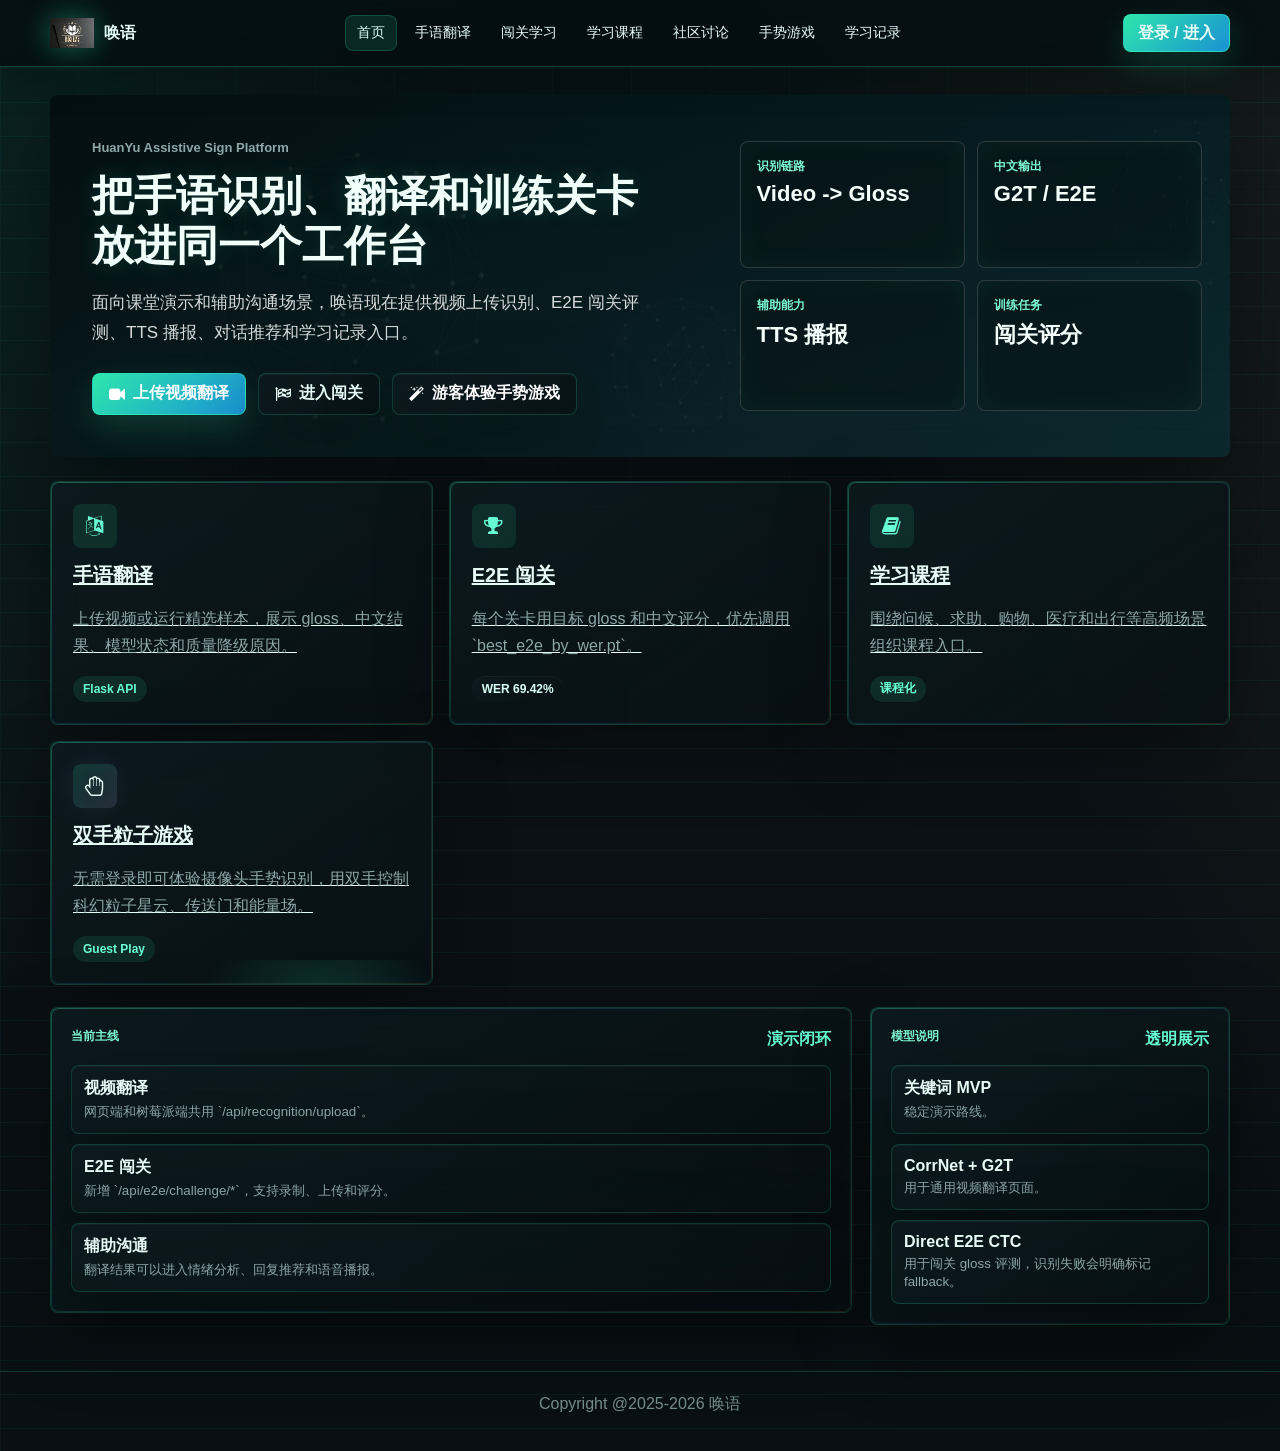
<file: runtime/frontend/frontweb/index.html>
﻿<!DOCTYPE html>
<html lang="zh-CN">
<head>
  <meta charset="utf-8">
  <meta name="viewport" content="width=device-width, initial-scale=1">
  <title>唤语 - 手语识别与辅助沟通平台</title>
  <link rel="shortcut icon" href="favicon.ico">
  <link rel="stylesheet" href="static/font-awesome//4.7.0/css/font-awesome.min.css">
  <link rel="stylesheet" href="app/css/huanyu-app.css">
</head>
<body class="huanyu-app">
  <header class="app-topbar">
    <div class="app-shell app-nav">
      <a class="brand" href="index.html"><img src="img/Logogo.png" alt="唤语"><span>唤语</span></a>
      <nav class="nav-links" aria-label="主导航">
        <a class="active" href="index.html">首页</a>
        <a href="translate.html">手语翻译</a>
        <a href="paths/index.html">闯关学习</a>
        <a href="developer/index.html">学习课程</a>
        <a href="questions/index.html">社区讨论</a>
        <a href="game/hand-particles/index.html">手势游戏</a>
        <a href="user/13/study.html">学习记录</a>
      </nav>
      <a class="nav-action" href="login.html">登录 / 进入</a>
    </div>
  </header>

  <main class="page-main app-shell">
    <section class="hero-panel">
      <div class="hero-copy">
        <p class="eyebrow">HuanYu Assistive Sign Platform</p>
        <h1>把手语识别、翻译和训练关卡放进同一个工作台</h1>
        <p class="lead">面向课堂演示和辅助沟通场景，唤语现在提供视频上传识别、E2E 闯关评测、TTS 播报、对话推荐和学习记录入口。</p>
        <div class="hero-actions">
          <a class="button" href="translate.html"><i class="fa fa-video-camera"></i> 上传视频翻译</a>
          <a class="button secondary" href="paths/index.html"><i class="fa fa-flag-checkered"></i> 进入闯关</a>
          <a class="ghost-button" href="game/hand-particles/index.html"><i class="fa fa-magic"></i> 游客体验手势游戏</a>
        </div>
      </div>
      <div class="hero-visual">
        <div class="signal-board">
          <div><span>识别链路</span><strong>Video -> Gloss</strong></div>
          <div><span>中文输出</span><strong>G2T / E2E</strong></div>
          <div><span>辅助能力</span><strong>TTS 播报</strong></div>
          <div><span>训练任务</span><strong>闯关评分</strong></div>
        </div>
      </div>
    </section>

    <section class="section-grid">
      <a class="card" href="translate.html">
        <span class="card-icon"><i class="fa fa-language"></i></span>
        <h2>手语翻译</h2>
        <p>上传视频或运行精选样本，展示 gloss、中文结果、模型状态和质量降级原因。</p>
        <span class="badge">Flask API</span>
      </a>
      <a class="card" href="paths/index.html">
        <span class="card-icon"><i class="fa fa-trophy"></i></span>
        <h2>E2E 闯关</h2>
        <p>每个关卡用目标 gloss 和中文评分，优先调用 `best_e2e_by_wer.pt`。</p>
        <span class="badge warn">WER 69.42%</span>
      </a>
      <a class="card" href="developer/index.html">
        <span class="card-icon"><i class="fa fa-book"></i></span>
        <h2>学习课程</h2>
        <p>围绕问候、求助、购物、医疗和出行等高频场景组织课程入口。</p>
        <span class="badge">课程化</span>
      </a>
      <a class="card game-card" href="game/hand-particles/index.html">
        <span class="card-icon"><i class="fa fa-hand-paper-o"></i></span>
        <h2>双手粒子游戏</h2>
        <p>无需登录即可体验摄像头手势识别，用双手控制科幻粒子星云、传送门和能量场。</p>
        <span class="badge">Guest Play</span>
      </a>
    </section>

    <section class="two-col">
      <div class="panel">
        <div class="panel-heading"><span>当前主线</span><strong>演示闭环</strong></div>
        <ul class="activity-list">
          <li><strong>视频翻译</strong><small>网页端和树莓派端共用 `/api/recognition/upload`。</small></li>
          <li><strong>E2E 闯关</strong><small>新增 `/api/e2e/challenge/*`，支持录制、上传和评分。</small></li>
          <li><strong>辅助沟通</strong><small>翻译结果可以进入情绪分析、回复推荐和语音播报。</small></li>
        </ul>
      </div>
      <aside class="panel">
        <div class="panel-heading"><span>模型说明</span><strong>透明展示</strong></div>
        <ul class="status-list">
          <li><strong>关键词 MVP</strong><small>稳定演示路线。</small></li>
          <li><strong>CorrNet + G2T</strong><small>用于通用视频翻译页面。</small></li>
          <li><strong>Direct E2E CTC</strong><small>用于闯关 gloss 评测，识别失败会明确标记 fallback。</small></li>
        </ul>
      </aside>
    </section>
  </main>

  <footer class="app-footer">Copyright @2025-2026 唤语</footer>
  <script src="app/js/huanyu-auth.js"></script>
</body>
</html>
</file>
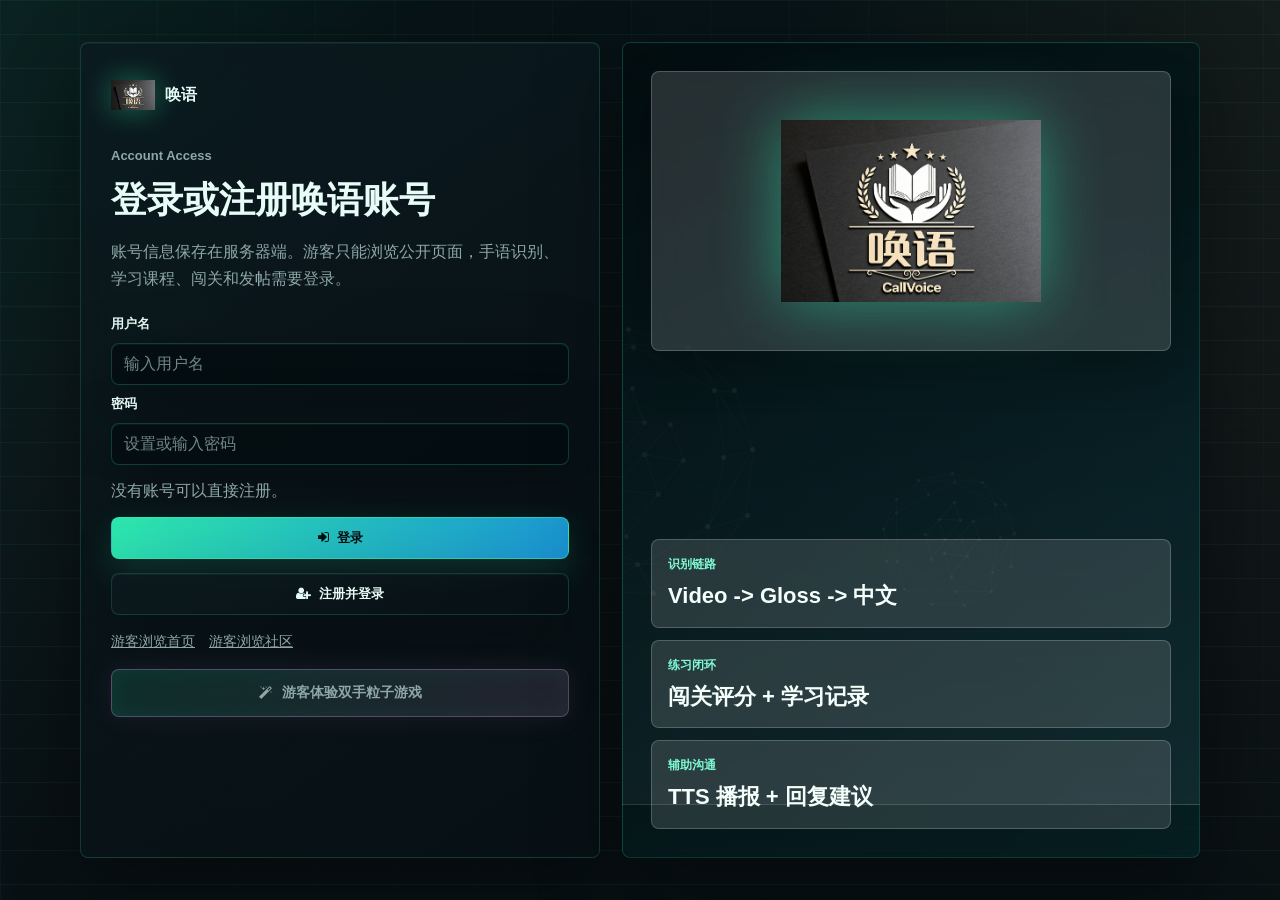
<file: runtime/frontend/frontweb/developer/index.html>
﻿<!DOCTYPE html>
<html lang="zh-CN">
<head>
  <meta charset="utf-8">
  <meta name="viewport" content="width=device-width, initial-scale=1">
  <title>唤语 - 手语学习课程</title>
  <link rel="stylesheet" href="../static/font-awesome//4.7.0/css/font-awesome.min.css">
  <link rel="stylesheet" href="../app/css/huanyu-app.css">
</head>
<body class="huanyu-app">
  <header class="app-topbar">
    <div class="app-shell app-nav">
      <a class="brand" href="../index.html"><img src="../img/Logogo.png" alt="唤语"><span>唤语</span></a>
      <nav class="nav-links" aria-label="主导航">
        <a href="../index.html">首页</a>
        <a href="../translate.html">手语翻译</a>
        <a href="../paths/index.html">闯关学习</a>
        <a class="active" href="index.html">学习课程</a>
        <a href="../questions/index.html">社区讨论</a>
        <a href="../user/13/study.html">学习记录</a>
      </nav>
      <a class="nav-action" href="../paths/index.html">练习关卡</a>
    </div>
  </header>

  <main class="page-main app-shell course-shell">
    <section class="page-title course-title">
      <p class="eyebrow">CE-CSL Dataset</p>
      <h1>看训练集视频学习手语表达</h1>
      <p>每个样本都来自手语训练集：先看标准视频，再对照中文意思和 gloss 拆解动作顺序。</p>
    </section>

    <section class="course-toolbar" aria-label="课程筛选">
      <div class="course-tabs" role="tablist" aria-label="数据集切换">
        <button class="active" type="button" data-split="dev">开发集</button>
        <button type="button" data-split="train">训练集</button>
        <button type="button" data-split="test">测试集</button>
      </div>
      <form id="course-search-form" class="course-search">
        <i class="fa fa-search" aria-hidden="true"></i>
        <input id="course-search-input" type="search" placeholder="搜索中文、gloss、编号">
        <button type="submit">搜索</button>
      </form>
    </section>

    <section class="course-overview">
      <div>
        <span>当前数据集</span>
        <strong id="course-split-label">dev</strong>
      </div>
      <div>
        <span>已加载样本</span>
        <strong id="course-count-label">0</strong>
      </div>
      <div>
        <span>数据源</span>
        <strong id="course-source-label">等待连接</strong>
      </div>
    </section>

    <section id="course-grid" class="course-grid" aria-live="polite">
      <article class="course-loading">正在加载训练集课程...</article>
    </section>

    <div class="course-footer-actions">
      <button id="course-load-more" class="ghost-button" type="button">加载更多样本</button>
      <a class="button secondary" href="../translate.html"><i class="fa fa-upload"></i> 上传自拍视频</a>
    </div>
  </main>

  <footer class="app-footer">Copyright @2025-2026 唤语</footer>
  <script src="../app/js/huanyu-auth.js"></script>
  <script src="../app/js/huanyu-courses.js"></script>
</body>
</html>
</file>
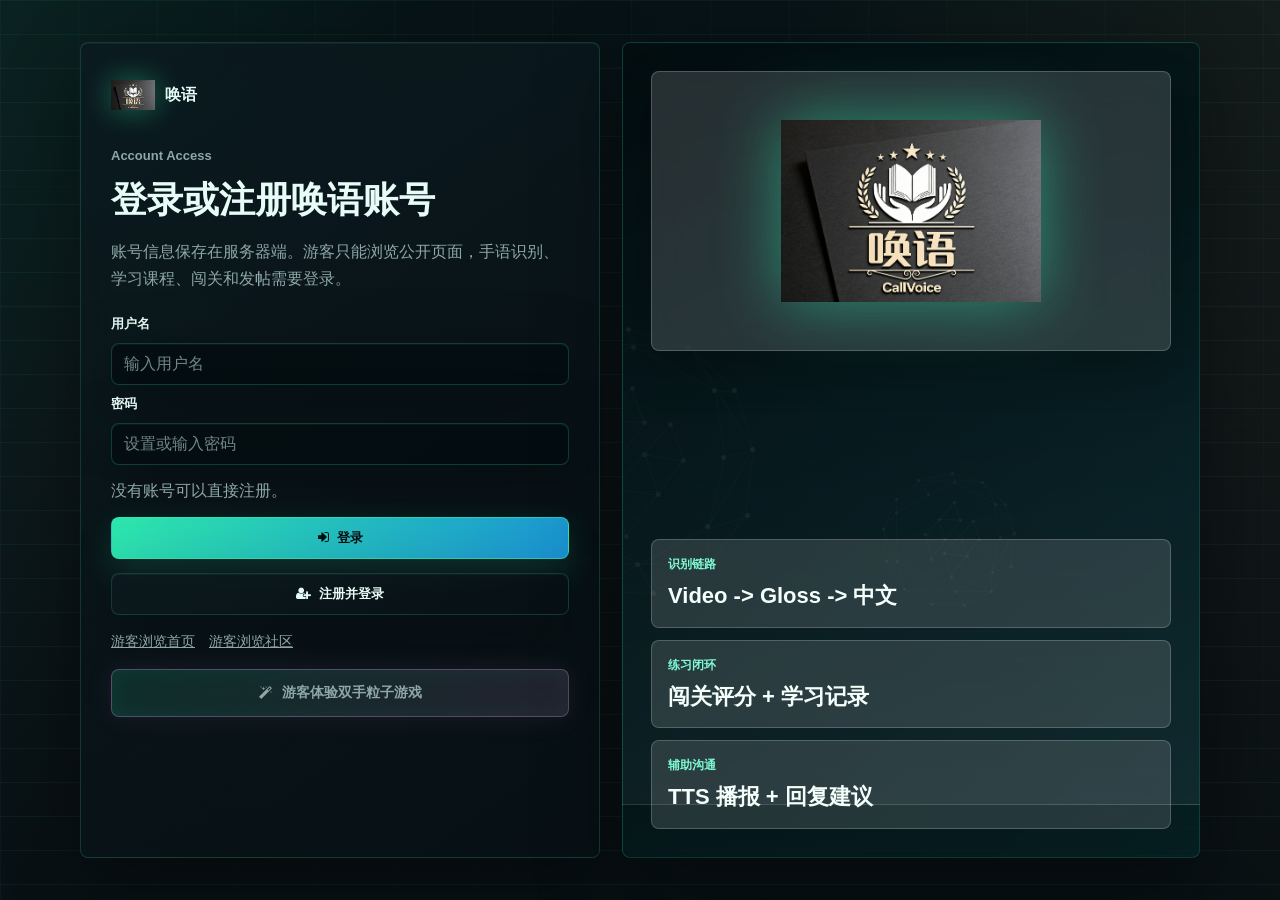
<file: runtime/frontend/frontweb/paths/index.html>
﻿<!DOCTYPE html>
<html lang="zh-CN">
<head>
  <meta charset="utf-8">
  <meta name="viewport" content="width=device-width, initial-scale=1">
  <title>唤语 - 单字闯关学习</title>
  <link rel="stylesheet" href="../static/font-awesome//4.7.0/css/font-awesome.min.css">
  <link rel="stylesheet" href="../app/css/huanyu-app.css">
  <link rel="stylesheet" href="../app/css/huanyu-paths.css">
</head>
<body class="huanyu-app huanyu-paths">
  <header class="app-topbar">
    <div class="app-shell app-nav">
      <a class="brand" href="../index.html"><img src="../img/Logogo.png" alt="唤语"><span>唤语</span></a>
      <nav class="nav-links">
        <a href="../index.html">首页</a><a href="../translate.html">手语翻译</a><a class="active" href="index.html">闯关学习</a>
        <a href="../developer/index.html">学习课程</a><a href="../questions/index.html">社区讨论</a><a href="../user/13/study.html">学习记录</a>
      </nav>
      <a class="nav-action" href="show.html">开始闯关</a>
    </div>
  </header>
  <main class="page-main app-shell">
    <section class="hero-panel">
      <div class="hero-copy">
        <p class="eyebrow">E2E Sign Challenge</p>
        <h1>单字手语闯关训练</h1>
        <p class="lead">120 个常用单字关卡，录制或上传视频后系统会识别 gloss、评分，并在结果中呈现手势关键点骨架。</p>
      </div>
      <aside class="panel">
        <div class="panel-heading"><span>模型状态</span><strong>实时读取</strong></div>
        <div id="model-status" class="hy-status-grid"><div class="hy-status-item"><span>正在检查</span><span class="hy-pill warn">Loading</span></div></div>
      </aside>
    </section>
    <section><div class="hy-level-grid" id="level-grid"></div></section>
  </main>
  <footer class="app-footer">Copyright @2025-2026 唤语</footer>
  <script src="../app/js/huanyu-auth.js"></script>
  <script src="../app/js/huanyu-paths.js"></script>
</body>
</html>
</file>
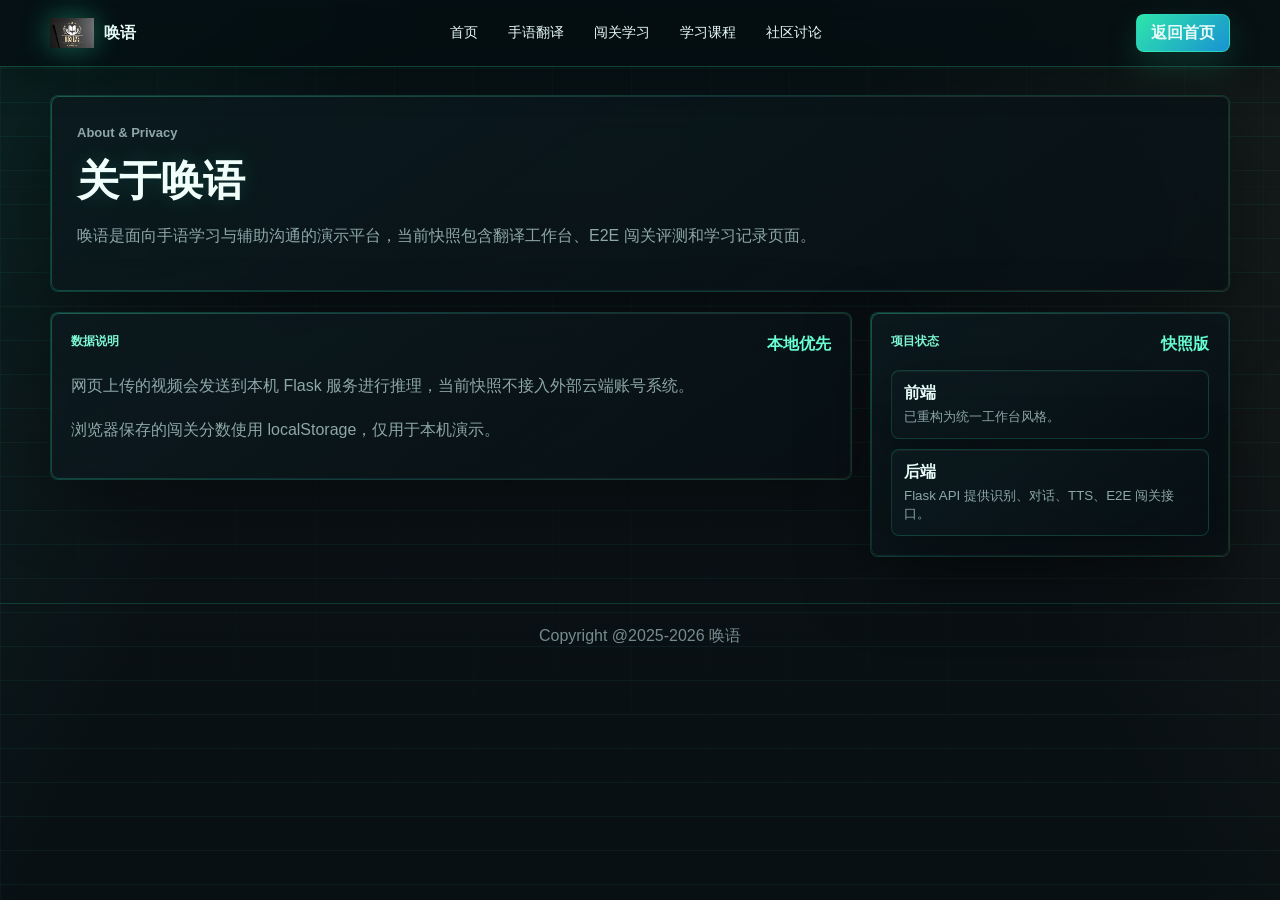
<file: runtime/frontend/frontweb/privacy/index.html>
﻿<!DOCTYPE html>
<html lang="zh-CN">
<head>
  <meta charset="utf-8">
  <meta name="viewport" content="width=device-width, initial-scale=1">
  <title>唤语 - 关于与隐私</title>
  <link rel="stylesheet" href="../app/css/huanyu-app.css">
</head>
<body class="huanyu-app">
  <header class="app-topbar">
    <div class="app-shell app-nav">
      <a class="brand" href="../index.html"><img src="../img/Logogo.png" alt="唤语"><span>唤语</span></a>
      <nav class="nav-links"><a href="../index.html">首页</a><a href="../translate.html">手语翻译</a><a href="../paths/index.html">闯关学习</a><a href="../developer/index.html">学习课程</a><a href="../questions/index.html">社区讨论</a></nav>
      <a class="nav-action" href="../index.html">返回首页</a>
    </div>
  </header>
  <main class="page-main app-shell">
    <section class="page-title">
      <p class="eyebrow">About & Privacy</p>
      <h1>关于唤语</h1>
      <p>唤语是面向手语学习与辅助沟通的演示平台，当前快照包含翻译工作台、E2E 闯关评测和学习记录页面。</p>
    </section>
    <section class="two-col">
      <div class="panel"><div class="panel-heading"><span>数据说明</span><strong>本地优先</strong></div><p>网页上传的视频会发送到本机 Flask 服务进行推理，当前快照不接入外部云端账号系统。</p><p>浏览器保存的闯关分数使用 localStorage，仅用于本机演示。</p></div>
      <aside class="panel"><div class="panel-heading"><span>项目状态</span><strong>快照版</strong></div><ul class="status-list"><li><strong>前端</strong><small>已重构为统一工作台风格。</small></li><li><strong>后端</strong><small>Flask API 提供识别、对话、TTS、E2E 闯关接口。</small></li></ul></aside>
    </section>
  </main>
  <footer class="app-footer">Copyright @2025-2026 唤语</footer>
  <script src="../app/js/huanyu-auth.js"></script>
</body>
</html>
</file>
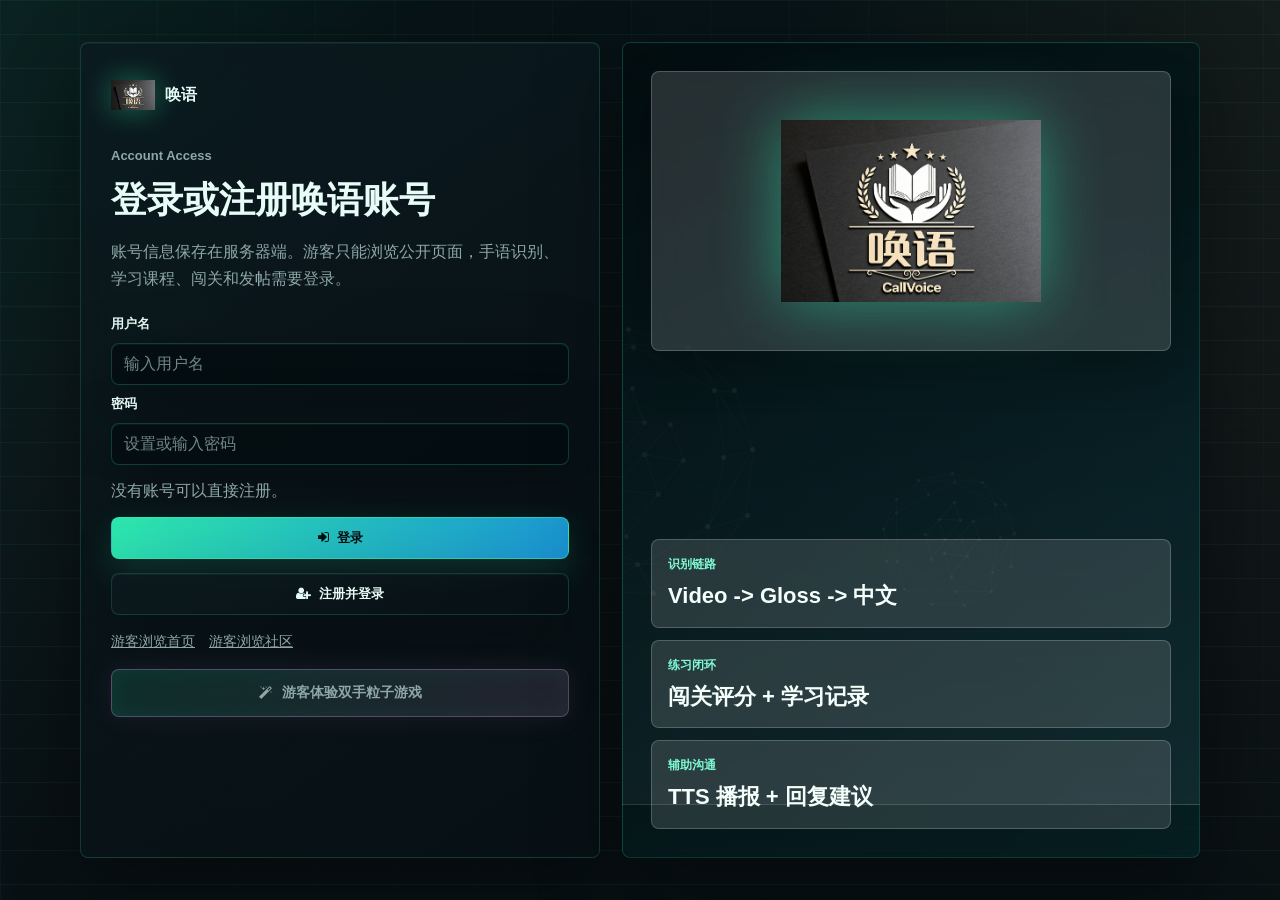
<file: runtime/frontend/frontweb/login.html>
﻿<!DOCTYPE html>
<html lang="zh-CN">
<head>
  <meta charset="utf-8">
  <meta name="viewport" content="width=device-width, initial-scale=1">
  <title>唤语 - 登录</title>
  <link rel="shortcut icon" href="favicon.ico">
  <link rel="stylesheet" href="static/font-awesome//4.7.0/css/font-awesome.min.css">
  <link rel="stylesheet" href="app/css/huanyu-app.css">
</head>
<body class="huanyu-app">
  <main class="login-shell">
    <section class="login-card">
      <a class="brand login-brand" href="index.html"><img src="img/Logogo.png" alt="唤语"><span>唤语</span></a>
      <div class="login-copy">
        <p class="eyebrow">Account Access</p>
        <h1>登录或注册唤语账号</h1>
        <p>账号信息保存在服务器端。游客只能浏览公开页面，手语识别、学习课程、闯关和发帖需要登录。</p>
      </div>

      <form class="login-form" id="login-form">
        <label for="login-account">用户名</label>
        <input id="login-account" name="account" type="text" autocomplete="username" placeholder="输入用户名">

        <label for="login-password">密码</label>
        <input id="login-password" name="password" type="password" autocomplete="current-password" placeholder="设置或输入密码">

        <p class="login-message" id="login-message" aria-live="polite">没有账号可以直接注册。</p>
        <button class="button login-submit" type="submit"><i class="fa fa-sign-in"></i> 登录</button>
        <button class="ghost-button login-submit" id="login-register-button" type="button"><i class="fa fa-user-plus"></i> 注册并登录</button>
      </form>

      <div class="login-shortcuts">
        <a href="index.html">游客浏览首页</a>
        <a href="questions/index.html">游客浏览社区</a>
        <a class="login-game-entry" href="game/hand-particles/index.html">
          <i class="fa fa-magic"></i>
          <span>游客体验双手粒子游戏</span>
        </a>
      </div>
    </section>
    <aside class="login-panel">
      <a class="login-panel-logo" href="index.html" aria-label="返回唤语首页">
        <img src="img/Logogo.png" alt="唤语">
      </a>
      <div><span>识别链路</span><strong>Video -> Gloss -> 中文</strong></div>
      <div><span>练习闭环</span><strong>闯关评分 + 学习记录</strong></div>
      <div><span>辅助沟通</span><strong>TTS 播报 + 回复建议</strong></div>
    </aside>
  </main>
  <script src="app/js/huanyu-auth.js"></script>
  <script src="app/js/huanyu-login.js"></script>
</body>
</html>
</file>
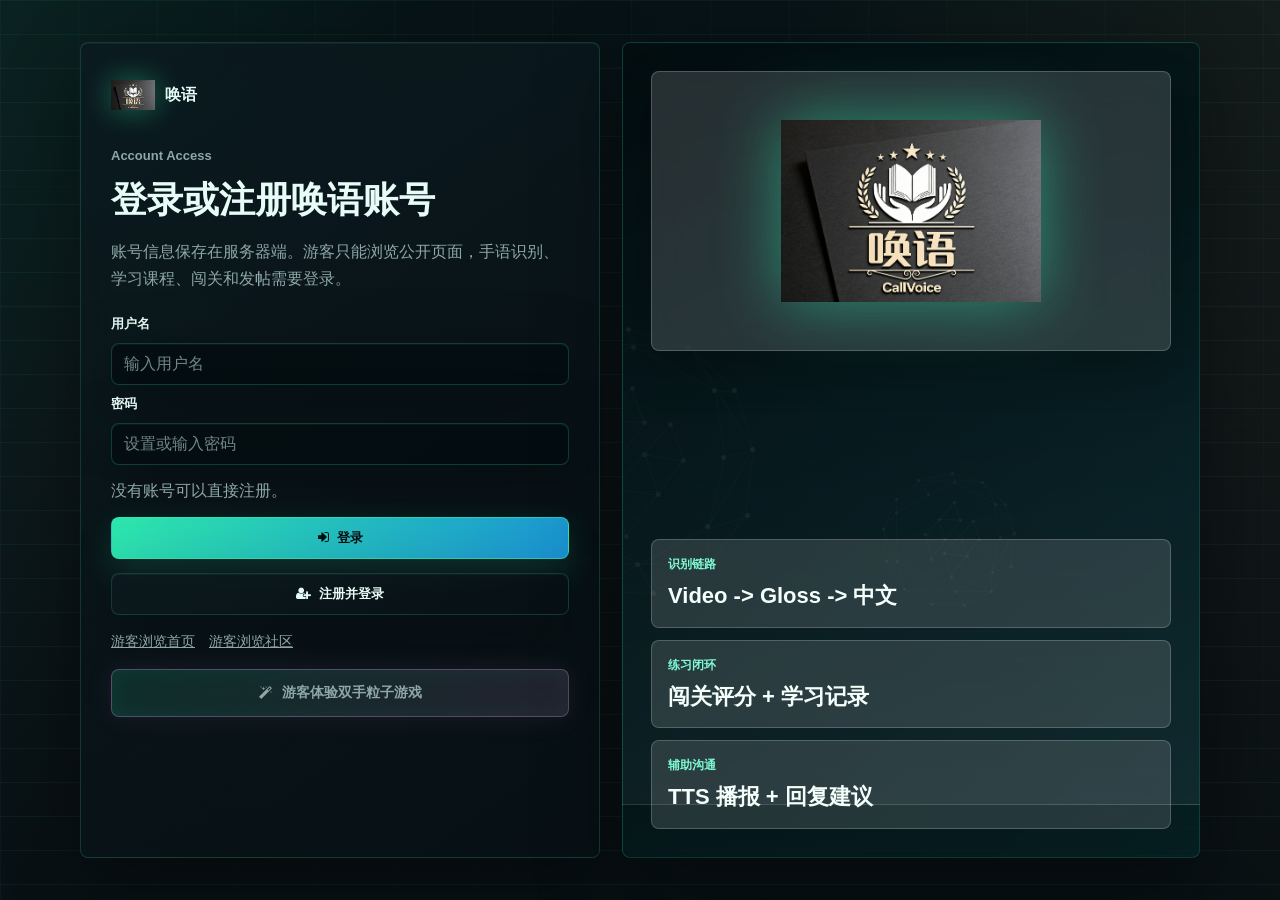
<file: runtime/frontend/frontweb/translate.html>
﻿<!DOCTYPE html>
<html lang="zh-CN">
<head>
  <meta charset="utf-8">
  <meta name="viewport" content="width=device-width, initial-scale=1">
  <title>唤语 - 手语翻译工作台</title>
  <link rel="shortcut icon" href="favicon.ico">
  <link rel="stylesheet" href="static/font-awesome//4.7.0/css/font-awesome.min.css">
  <link rel="stylesheet" href="app/css/huanyu-app.css">
</head>
<body class="huanyu-app">
  <header class="app-topbar">
    <div class="app-shell app-nav">
      <a class="brand" href="index.html"><img src="img/Logogo.png" alt="唤语"><span>唤语</span></a>
      <nav class="nav-links" aria-label="主导航">
        <a href="index.html">首页</a>
        <a class="active" href="translate.html">手语翻译</a>
        <a href="paths/index.html">闯关学习</a>
        <a href="developer/index.html">学习课程</a>
        <a href="questions/index.html">社区讨论</a>
        <a href="user/13/study.html">学习记录</a>
      </nav>
      <a class="nav-action" href="#status-panel">模型状态</a>
    </div>
  </header>

  <main class="page-main app-shell translate-shell">
    <section class="page-title">
      <p class="eyebrow">Video Sign Translation</p>
      <h1>手语翻译工作台</h1>
      <p>上传视频或运行精选样本，实时查看中文结果、gloss、质量闸门、对话推荐和 TTS 播报。</p>
    </section>

    <section class="translate-workspace">
      <section class="capture-panel">
        <div class="panel-heading"><span>视频输入</span><strong id="pipeline-state">待处理</strong></div>
        <div class="video-frame">
          <video id="preview-video" controls playsinline></video>
          <div id="video-empty" class="video-empty">
            <i class="fa fa-video-camera" aria-hidden="true"></i>
            <span>等待视频输入</span>
          </div>
        </div>
        <div class="capture-meta">
          <span id="file-name">未选择文件</span>
          <div class="hero-actions" style="margin:0">
            <label class="upload-button" for="video-input"><i class="fa fa-upload"></i> 选择视频</label>
            <input id="video-input" type="file" accept="video/*">
            <button id="demo-button" class="ghost-button" type="button"><i class="fa fa-play-circle"></i> 演示</button>
            <button id="translate-button" type="button">开始翻译</button>
          </div>
        </div>
        <div class="translate-status-grid" aria-live="polite">
          <div><span>输入状态</span><strong id="input-status">等待视频</strong></div>
          <div><span>上传进度</span><strong id="upload-progress">待提交</strong></div>
          <div><span>服务状态</span><strong id="service-state">未检测</strong></div>
        </div>
        <div class="realtime-panel">
          <div class="panel-heading"><span>实时识别</span><strong id="realtime-status">待启动</strong></div>
          <div class="hero-actions realtime-actions" style="margin:0">
            <button id="realtime-start-button" class="secondary-action" type="button"><i class="fa fa-camera"></i> 打开实时识别</button>
            <button id="realtime-stop-button" class="ghost-button" type="button" disabled><i class="fa fa-stop"></i> 停止</button>
          </div>
          <div class="realtime-grid" aria-live="polite">
            <div class="realtime-output"><span>关键词</span><strong id="realtime-keywords">--</strong></div>
            <div class="realtime-output"><span>稳定句子</span><strong id="realtime-sentence">等待摄像头输入</strong></div>
            <div class="realtime-output"><span>模型</span><strong id="realtime-model">keyword realtime</strong></div>
          </div>
        </div>
      </section>

      <section class="result-panel">
        <div class="result-toolbar">
          <div><span>翻译结果</span><strong>主输出</strong></div>
          <span class="badge" id="service-output">演示模式</span>
        </div>
        <div class="translation-output" id="translation-output">请选择视频或载入演示。</div>
        <div class="gloss-row"><span>Gloss</span><p id="gloss-output">-</p></div>
        <div class="quality-row" id="quality-row" hidden>
          <div><span>输出策略</span><strong id="quality-output">-</strong></div>
          <div id="raw-text-block"><span>原始 G2T</span><p id="raw-text-output">-</p></div>
        </div>
        <div class="reference-row" id="reference-row" hidden>
          <span>参考句</span><p id="reference-output">-</p><small id="reference-gloss-output">-</small>
        </div>
        <div class="confidence-strip">
          <div><span>识别置信度</span><strong id="confidence-output">--</strong></div>
          <div><span>预计延迟</span><strong id="latency-output">--</strong></div>
          <div><span>服务状态</span><strong id="result-service-state">可请求</strong></div>
        </div>
        <div class="voice-panel">
          <div class="voice-control">
            <label for="voice-select">语音播报</label>
            <select id="voice-select"><option value="">加载音色中</option></select>
          </div>
          <button id="tts-button" class="secondary-action" type="button" disabled><i class="fa fa-volume-up"></i> 播报</button>
        </div>
        <audio id="tts-audio" controls hidden></audio>
        <p id="tts-state">等待翻译结果</p>
      </section>
    </section>

    <section class="two-col" style="margin-top:18px">
      <aside class="side-panel" id="status-panel">
        <div class="panel-heading"><span>模型状态</span><strong>已接入</strong></div>
        <ul class="status-list">
          <li><strong>视觉识别</strong><small>CorrNet pretrained，本地视频存在域差异。</small></li>
          <li><strong>翻译后处理</strong><small>G2T + 质量闸门，短 gloss 优先保守输出。</small></li>
          <li><strong>树莓派路径</strong><small>采集端和网页端共用 Flask 服务。</small></li>
        </ul>
        <div class="panel-heading" style="margin-top:16px"><span>精选样本</span><strong id="demo-sample-state">加载中</strong></div>
        <ul id="demo-sample-list" class="demo-sample-list"><li><span>正在加载样本</span></li></ul>
        <div class="result-box"><label>树莓派设备</label><strong id="device-state">设备状态不可用</strong></div>
        <button id="guardian-alert-button" class="alert-button" type="button"><i class="fa fa-bell"></i> 一键提示</button>
      </aside>

      <section class="history-panel" id="dialogue-panel">
        <div class="panel-heading"><span>对话助手</span><strong>情绪与回复</strong></div>
        <div class="result-box"><label>情绪判断</label><strong id="emotion-output">待分析</strong><p id="analysis-output">翻译结果出现后会同步分析当前对话。</p></div>
        <button id="analyze-dialogue-button" class="analysis-button" type="button" disabled><i class="fa fa-refresh"></i> 重新分析</button>
        <div class="panel-heading" style="margin-top:16px"><span>智能回复</span><strong>推荐语句</strong></div>
        <ul id="recommendation-list" class="history-list">
          <li><strong>好的，我明白了。</strong><small>可用于快速语音播报。</small></li>
        </ul>
        <div class="panel-heading" style="margin-top:16px"><span>对话记录</span><strong>最近记录</strong></div>
        <ul id="history-list" class="history-list">
          <li><strong>暂无记录</strong><small>完成一次翻译后会显示在这里。</small></li>
        </ul>
      </section>
    </section>
  </main>

  <footer class="app-footer">Copyright @2025-2026 唤语</footer>
  <script src="app/js/huanyu-auth.js"></script>
  <script src="app/js/huanyu-translate.js?v=20260518-auth"></script>
</body>
</html>
</file>
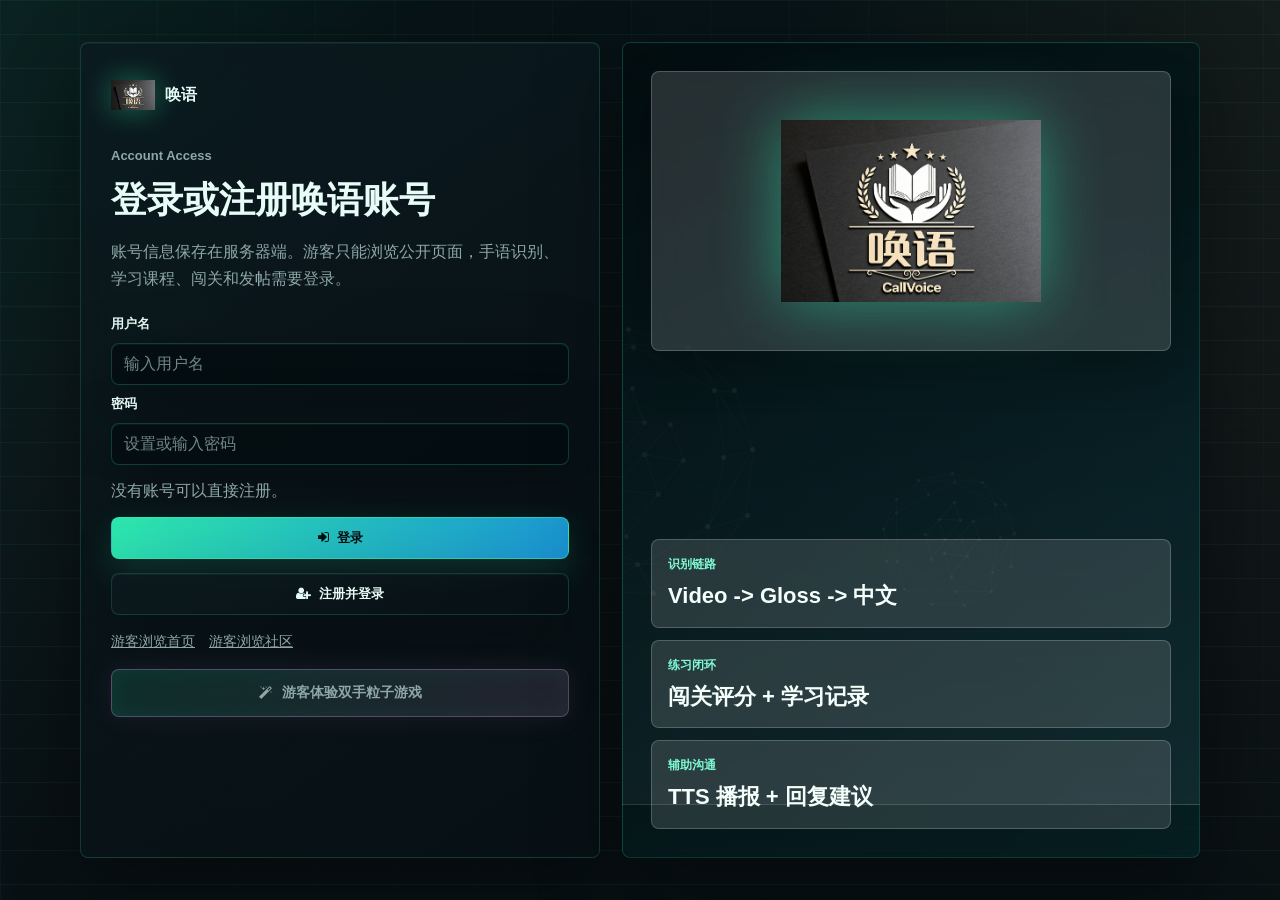
<file: runtime/frontend/frontweb/paths/show.html>
﻿<!DOCTYPE html>
<html lang="zh-CN">
<head>
  <meta charset="utf-8">
  <meta name="viewport" content="width=device-width, initial-scale=1">
  <title>唤语 - 单字闯关评测</title>
  <link rel="stylesheet" href="../static/font-awesome//4.7.0/css/font-awesome.min.css">
  <link rel="stylesheet" href="../app/css/huanyu-app.css">
  <link rel="stylesheet" href="../app/css/huanyu-paths.css">
</head>
<body class="huanyu-app huanyu-paths">
  <header class="app-topbar">
    <div class="app-shell app-nav">
      <a class="brand" href="../index.html"><img src="../img/Logogo.png" alt="唤语"><span>唤语</span></a>
      <nav class="nav-links">
        <a href="../index.html">首页</a><a href="../translate.html">手语翻译</a><a class="active" href="index.html">闯关学习</a>
        <a href="../developer/index.html">学习课程</a><a href="../questions/index.html">社区讨论</a><a href="../user/13/study.html">学习记录</a>
      </nav>
      <a class="nav-action" href="index.html">关卡列表</a>
    </div>
  </header>
  <main class="page-main app-shell">
    <section class="page-title">
      <p class="eyebrow">Single Word Challenge</p>
      <h1 id="task-title">关卡加载中</h1>
      <p id="run-status">请选择或录制一段视频开始评测。</p>
    </section>
    <section class="hy-workspace">
      <aside class="panel"><div class="panel-heading"><span>关卡</span><strong>目标</strong></div><div id="level-list" class="hy-level-list"></div></aside>
      <section class="panel hy-camera">
        <div class="hy-video-frame"><video id="camera-feed" autoplay muted playsinline></video><div class="hy-overlay-score" id="score-value">--</div></div>
        <div class="hy-capture-status" aria-live="polite">
          <div>
            <span>采集状态</span>
            <strong id="capture-status">准备录制</strong>
          </div>
          <div>
            <span>录制时长</span>
            <strong id="capture-timer">00:00</strong>
          </div>
          <div>
            <span>提交进度</span>
            <strong id="capture-progress">待提交</strong>
          </div>
        </div>
        <div class="hy-keypoint-panel">
          <div class="hy-keypoint-head">
            <span>手势关键点</span>
            <strong id="keypoint-status">等待识别</strong>
          </div>
          <canvas id="keypoint-canvas" width="640" height="360" aria-label="识别手势关键点"></canvas>
          <div class="hy-keypoint-meta">
            <span id="keypoint-source">未生成</span>
            <span>双手 21 点骨架</span>
          </div>
        </div>
        <div class="hy-controls">
          <button class="hy-button secondary" id="start-camera-btn" type="button">打开摄像头</button>
          <button class="hy-button secondary" id="record-btn" type="button">开始录制</button>
          <label class="hy-file"><input id="video-file" type="file" accept="video/*"><span id="file-label">选择视频</span></label>
          <button class="hy-button" id="submit-btn" type="button">提交评测</button>
        </div>
      </section>
      <aside class="panel hy-result">
        <div class="panel-heading"><span>评测结果</span><strong id="pass-state">--</strong></div>
        <div class="hy-result-box"><label>目标中文</label><strong id="target-chinese">--</strong></div>
        <div class="hy-result-box"><label>目标 gloss</label><strong id="target-gloss">--</strong></div>
        <div class="hy-result-box"><label>识别中文/描述</label><strong id="recognized-text">--</strong></div>
        <div class="hy-result-box"><label>E2E gloss</label><strong id="recognized-gloss">--</strong></div>
        <div class="hy-result-box"><label>模型</label><strong id="model-name">--</strong></div>
        <div class="hy-result-box"><label>通过标准</label><strong id="pass-score">--</strong></div>
        <p id="feedback">上传或录制一段手语视频后，系统会用 E2E 模型输出 gloss 并给出闯关评分。</p>
      </aside>
    </section>
  </main>
  <footer class="app-footer">Copyright @2025-2026 唤语</footer>
  <script src="../app/js/huanyu-auth.js"></script>
  <script src="../app/js/huanyu-paths.js"></script>
</body>
</html>
</file>
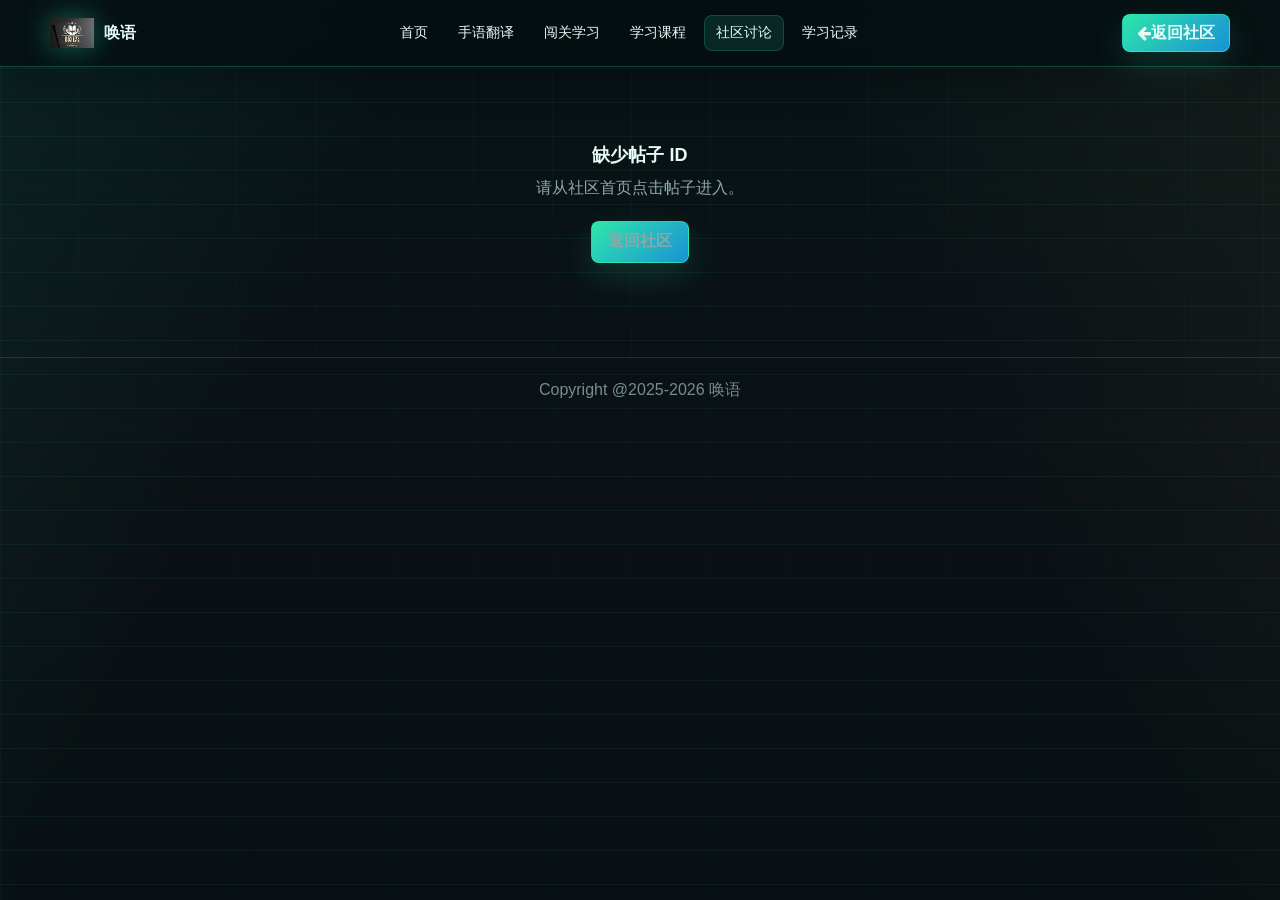
<file: runtime/frontend/frontweb/questions/show.html>
﻿<!DOCTYPE html>
<html lang="zh-CN">
<head>
  <meta charset="utf-8">
  <meta name="viewport" content="width=device-width, initial-scale=1">
  <title>唤语 - 帖子详情</title>
  <link rel="stylesheet" href="../static/font-awesome//4.7.0/css/font-awesome.min.css">
  <link rel="stylesheet" href="../app/css/huanyu-app.css">
</head>
<body class="huanyu-app">
  <header class="app-topbar">
    <div class="app-shell app-nav">
      <a class="brand" href="../index.html"><img src="../img/Logogo.png" alt="唤语"><span>唤语</span></a>
      <nav class="nav-links">
        <a href="../index.html">首页</a><a href="../translate.html">手语翻译</a><a href="../paths/index.html">闯关学习</a>
        <a href="../developer/index.html">学习课程</a><a class="active" href="index.html">社区讨论</a><a href="../user/13/study.html">学习记录</a>
      </nav>
      <a class="nav-action" href="index.html"><i class="fa fa-arrow-left"></i> 返回社区</a>
    </div>
  </header>

  <main class="page-main app-shell" id="main-content">
    <p style="text-align:center;color:var(--muted);padding:48px" id="loading-text">加载中...</p>
  </main>

  <footer class="app-footer">Copyright @2025-2026 唤语</footer>

  <script src="../app/js/huanyu-auth.js"></script>
  <script>
  (function() {
    var API_BASE = (function() {
      var host = window.location.hostname;
      if (!host || host === '127.0.0.1' || host === 'localhost') return 'http://127.0.0.1:5000';
      return window.location.origin;
    })();

    var STORAGE_KEY = 'huanyu-session';
    var postId = new URLSearchParams(window.location.search).get('id');
    var replyToId = null;
    var replyToAuthor = null;

    function $(id) { return document.getElementById(id); }
    function escapeHtml(v) {
      return String(v||'').replace(/[&<>"']/g, function(ch) {
        return {'&':'&amp;','<':'&lt;','>':'&gt;','"':'&quot;',"'":'&#39;'}[ch];
      });
    }

    function getAuthor() {
      try {
        var raw = localStorage.getItem(STORAGE_KEY);
        if (raw) {
          var u = JSON.parse(raw);
          if (u.user && u.user.username) return { account: u.user.username, identity: u.user.username === 'root' ? 'admin' : 'user' };
        }
      } catch(e) {}
      return null;
    }

    function ensureAuthor() {
      if (!getAuthor()) {
        window.location.href = '../login.html?next=' + encodeURIComponent('questions/show.html' + window.location.search);
        return null;
      }
      return getAuthor();
    }

    function timeAgo(iso) {
      var then = new Date(iso).getTime();
      var now = Date.now();
      var diff = Math.floor((now - then) / 1000);
      if (diff < 60) return '刚刚';
      if (diff < 3600) return Math.floor(diff / 60) + '分钟前';
      if (diff < 86400) return Math.floor(diff / 3600) + '小时前';
      if (diff < 172800) return '昨天 ' + new Date(iso).toLocaleTimeString('zh-CN', {hour:'2-digit',minute:'2-digit'});
      if (diff < 2592000) return Math.floor(diff / 86400) + '天前';
      return new Date(iso).toLocaleDateString('zh-CN');
    }

    function fetchJson(path, opts) {
      opts = opts || {};
      opts.headers = window.HUANYU_AUTH ? window.HUANYU_AUTH.authHeaders(opts.headers || {}) : (opts.headers || {});
      return fetch(API_BASE + path, opts).then(function(r) {
        return r.text().then(function(body) {
          var p = {};
          if (body) {
            try { p = JSON.parse(body); } catch(e) { throw new Error(body || 'HTTP '+r.status); }
          }
          if (!r.ok || p.code >= 400) throw new Error(p.message || 'HTTP '+r.status);
          return p;
        });
      });
    }

    function postJson(path, data) {
      return fetchJson(path, { method:'POST', headers:{'Content-Type':'application/json'}, body: JSON.stringify(data||{}) });
    }

    function toast(text, tone) {
      var el = document.createElement('div');
      el.className = 'community-toast is-' + (tone||'success');
      el.textContent = text;
      document.body.appendChild(el);
      setTimeout(function() { el.remove(); }, 2000);
    }

    function clearReplyTarget() {
      replyToId = null;
      replyToAuthor = null;
      var toastEl = $('reply-toast');
      if (toastEl) toastEl.innerHTML = '';
      var ta = $('reply-content');
      if (ta) ta.placeholder = '写下你的回复...';
    }

    function setReplyTarget(replyId, authorName) {
      replyToId = replyId;
      replyToAuthor = authorName;
      var toastEl = $('reply-toast');
      if (toastEl) toastEl.innerHTML = '回复 <strong>' + escapeHtml(authorName) + '</strong> <button type="button" class="button ghost-button" style="font-size:11px;padding:2px 8px;margin-left:4px" onclick="window._clearReply()">取消</button>';
      var ta = $('reply-content');
      if (ta) {
        ta.placeholder = '回复 ' + authorName + '...';
        ta.focus();
      }
    }

    window._clearReply = function() { clearReplyTarget(); };

    function renderPost(post) {
      var tagClass = '';
      var tagText = post.category === 'bug' ? '问题反馈' : post.category === 'showcase' ? '学习展示' : '讨论交流';
      if (post.category === 'bug') tagClass = 'cat-bug';
      else if (post.category === 'showcase') tagClass = 'cat-showcase';
      else tagClass = 'cat-discussion';

      var authorName = (post.author && post.author.account) ? post.author.account.replace(/@.*/, '') : '匿名';
      var currentAuthor = getAuthor();
      var isOwner = currentAuthor && post.author && (post.author.account === currentAuthor.account || currentAuthor.account === 'root');
      var deleteBtn = isOwner ? '<button class="button ghost-button" id="btn-delete-post" style="margin-left:12px;font-size:12px;color:var(--red);padding:4px 12px"><i class="fa fa-trash-o"></i> 删除帖子</button>' : '';

      var html = '<section>';
      html += '<div class="community-detail-header">';
      html += '<span class="community-category-tag ' + tagClass + '">' + tagText + '</span>';
      html += '<h1>' + escapeHtml(post.title) + deleteBtn + '</h1>';
      html += '<div class="community-post-meta">';
      html += '<span class="meta-author">' + escapeHtml(authorName) + '</span>';
      html += '<span class="meta-dot">·</span>';
      html += '<span>' + timeAgo(post.createdAt) + '</span>';
      html += '</div></div>';
      html += '<div class="community-detail-body">' + escapeHtml(post.content) + '</div>';
      html += '</section>';

      var replies = post.replies || [];
      html += '<section class="community-reply-section">';
      html += '<h3>回复（' + replies.length + '）</h3>';

      if (replies.length === 0) {
        html += '<p style="color:var(--muted);font-size:14px">还没有回复，来写第一条回复吧。</p>';
      } else {
        html += replies.map(function(r) {
          var rAuthor = (r.author && r.author.account) ? r.author.account.replace(/@.*/, '') : '匿名';
          var nested = r.replyTo ? ' is-nested' : '';
          var replyToBadge = r.replyTo ? '<span style="font-size:11px;color:var(--muted)">回复了某条留言</span>' : '';
          return '<div class="community-reply-card' + nested + '">' +
            '<p class="reply-content">' + escapeHtml(r.content) + '</p>' +
            '<div class="community-post-meta" style="margin-bottom:6px">' +
              '<span class="meta-author">' + escapeHtml(rAuthor) + '</span>' +
              '<span class="meta-dot">·</span>' +
              '<span>' + timeAgo(r.createdAt) + '</span>' +
              ' ' + replyToBadge +
            '</div>' +
            '<div class="reply-actions">' +
              '<button type="button" data-reply-id="' + escapeHtml(r.id) + '" data-reply-author="' + escapeHtml(rAuthor) + '" onclick="window._onReplyClick(this)"><i class="fa fa-reply"></i> 回复</button>' +
            '</div>' +
          '</div>';
        }).join('');
      }

      html += '<div class="community-reply-form" id="reply-form-block">';
      html += '<textarea id="reply-content" placeholder="写下你的回复..."></textarea>';
      html += '<div class="reply-form-actions">';
      html += '<span class="community-reply-toast" id="reply-toast"></span>';
      html += '<button class="button" id="btn-reply-submit"><i class="fa fa-send"></i> 发表回复</button>';
      html += '</div></div>';
      html += '</section>';

      $('main-content').innerHTML = html;

      $('btn-reply-submit').addEventListener('click', submitReply);
      var deletePostBtn = $('btn-delete-post');
      if (deletePostBtn) deletePostBtn.addEventListener('click', deletePost);
    }

    function deletePost() {
      if (!confirm('确定删除这条帖子吗？删除后无法恢复。')) return;

      var btn = $('btn-delete-post');
      btn.disabled = true;
      btn.innerHTML = '<i class="fa fa-spinner fa-spin"></i> 删除中';

      fetchJson('/api/community/posts/' + encodeURIComponent(postId) + '?account=' + encodeURIComponent(getAuthor().account), { method: 'DELETE' })
        .then(function() {
          toast('已删除');
          setTimeout(function() { window.location.href = 'index.html'; }, 400);
        })
        .catch(function(err) {
          toast('删除失败：' + err.message, 'error');
          btn.disabled = false;
          btn.innerHTML = '<i class="fa fa-trash-o"></i> 删除帖子';
        });
    }

    function submitReply() {
      var author = ensureAuthor();
      if (!author) return;
      var content = ($('reply-content') ? $('reply-content').value : '').trim();
      if (!content) { toast('请输入回复内容', 'error'); return; }

      var btn = $('btn-reply-submit');
      btn.disabled = true;
      btn.innerHTML = '<i class="fa fa-spinner fa-spin"></i> 发送中';

      var body = { content: content, author: author };
      if (replyToId) body.replyTo = replyToId;

      postJson('/api/community/posts/' + encodeURIComponent(postId) + '/replies', body)
        .then(function() {
          $('reply-content').value = '';
          clearReplyTarget();
          toast('回复成功！', 'success');
          loadPost();
        })
        .catch(function(err) {
          toast('回复失败：' + err.message, 'error');
        })
        .then(function() {
          btn.disabled = false;
          btn.innerHTML = '<i class="fa fa-send"></i> 发表回复';
        });
    }

    window._onReplyClick = function(btn) {
      if (!ensureAuthor()) return;
      var replyId = btn.getAttribute('data-reply-id');
      var authorName = btn.getAttribute('data-reply-author');
      setReplyTarget(replyId, authorName);
      $('reply-content').scrollIntoView({ behavior: 'smooth' });
    };

    function loadPost() {
      if (!postId) {
        $('main-content').innerHTML = '<div class="community-empty"><h3>缺少帖子 ID</h3><p>请从社区首页点击帖子进入。</p><a class="button" href="index.html">返回社区</a></div>';
        return;
      }
      var loadingEl = $('loading-text');
      if (loadingEl) loadingEl.hidden = false;

      fetchJson('/api/community/posts/' + encodeURIComponent(postId))
        .then(function(payload) {
          renderPost(payload.data);
        })
        .catch(function(err) {
          $('main-content').innerHTML = '<div class="community-empty"><h3>加载失败</h3><p>' + escapeHtml(err.message) + '</p><a class="button" href="index.html">返回社区</a> <button class="button ghost-button" onclick="location.reload()">重试</button></div>';
        });
    }

    window.addEventListener('DOMContentLoaded', function() {
      loadPost();
    });
  })();
  </script>
</body>
</html>
</file>
<file: runtime/frontend/frontweb/app/css/huanyu-app.css>
:root {
  --ink: #10242b;
  --muted: #61727a;
  --line: #d8e5df;
  --paper: #ffffff;
  --soft: #f3f7f5;
  --mist: #e9f2ef;
  --green: #13966f;
  --green-dark: #0c6f54;
  --blue: #236f9f;
  --amber: #b98218;
  --red: #b84a4a;
  --shadow: 0 18px 44px rgba(16, 36, 43, .09);
}

* {
  box-sizing: border-box;
}

html {
  scroll-behavior: smooth;
}

body.huanyu-app {
  margin: 0;
  color: var(--ink);
  background: var(--soft);
  font-family: "Microsoft YaHei", "PingFang SC", "Segoe UI", sans-serif;
}

body.huanyu-app a {
  color: inherit;
}

.login-shell {
  min-height: 100vh;
  display: grid;
  grid-template-columns: minmax(320px, 520px) minmax(280px, 1fr);
  gap: 22px;
  align-items: stretch;
  width: min(1120px, calc(100% - 32px));
  margin: 0 auto;
  padding: 42px 0;
}

.login-card,
.login-panel {
  border: 1px solid var(--line);
  border-radius: 8px;
  background: var(--paper);
  box-shadow: var(--shadow);
}

.login-card {
  padding: 30px;
}

.login-brand {
  margin-bottom: 28px;
}

.login-copy h1 {
  margin: 0;
  color: var(--ink);
  font-size: 36px;
  line-height: 1.18;
  letter-spacing: 0;
}

.login-copy p {
  color: var(--muted);
  line-height: 1.72;
}

.login-form {
  display: grid;
  gap: 10px;
  margin-top: 22px;
}

.login-form label {
  color: var(--ink);
  font-size: 13px;
  font-weight: 800;
}

.login-form input,
.login-form select {
  width: 100%;
  min-height: 42px;
  border: 1px solid var(--line);
  border-radius: 8px;
  padding: 0 12px;
  color: var(--ink);
  background: #fbfdfc;
  font: inherit;
}

.login-check {
  display: inline-flex;
  align-items: center;
  gap: 8px;
  margin-top: 4px;
}

.login-check input {
  width: 16px;
  min-height: 16px;
}

.login-message {
  min-height: 24px;
  margin: 4px 0 0;
  color: var(--muted);
  line-height: 1.5;
}

.login-message.is-error {
  color: var(--red);
}

.login-message.is-success {
  color: var(--green-dark);
}

.login-submit {
  width: 100%;
  margin-top: 4px;
}

.login-shortcuts {
  display: flex;
  gap: 14px;
  flex-wrap: wrap;
  margin-top: 18px;
  color: var(--muted);
  font-size: 14px;
}

.login-game-entry {
  width: 100%;
  min-height: 48px;
  display: flex;
  align-items: center;
  justify-content: center;
  gap: 10px;
  padding: 0 16px;
  border: 1px solid rgba(48, 242, 180, .28);
  border-radius: 8px;
  background: rgba(48, 242, 180, .08);
  color: var(--green-dark);
  font-weight: 900;
  text-decoration: none;
}

.login-panel {
  position: relative;
  display: grid;
  align-content: end;
  gap: 12px;
  overflow: hidden;
  padding: min(46vh, 340px) 28px 28px;
  background:
    linear-gradient(135deg, rgba(16, 36, 43, .92), rgba(18, 88, 72, .72)),
    url("../../img/homepage-bg.png") center/cover no-repeat;
}

.login-panel-logo {
  position: absolute;
  top: 28px;
  left: 28px;
  right: 28px;
  z-index: 1;
  width: auto;
  height: min(34vh, 280px);
  display: inline-flex;
  align-items: center;
  justify-content: center;
  border: 1px solid rgba(255, 255, 255, .2);
  border-radius: 8px;
  background: rgba(255, 255, 255, .14);
  backdrop-filter: blur(14px);
  box-shadow: 0 18px 44px rgba(0, 0, 0, .24);
}

.login-panel-logo img {
  width: min(72%, 260px);
  height: min(72%, 260px);
  object-fit: contain;
  filter: drop-shadow(0 0 32px rgba(48, 242, 180, .48));
}

.login-panel div {
  padding: 16px;
  border: 1px solid rgba(255, 255, 255, .2);
  border-radius: 8px;
  background: rgba(255, 255, 255, .13);
}

.login-panel span {
  display: block;
  margin-bottom: 8px;
  color: rgba(255, 255, 255, .72);
  font-size: 12px;
  font-weight: 800;
}

.login-panel strong {
  color: #fff;
  font-size: 22px;
  line-height: 1.35;
}

.app-topbar {
  position: sticky;
  top: 0;
  z-index: 20;
  background: rgba(255, 255, 255, .96);
  border-bottom: 1px solid var(--line);
  backdrop-filter: blur(12px);
}

.app-shell {
  width: min(1180px, calc(100% - 32px));
  margin: 0 auto;
}

.app-nav {
  min-height: 66px;
  display: flex;
  align-items: center;
  justify-content: space-between;
  gap: 24px;
}

.brand {
  display: inline-flex;
  align-items: center;
  gap: 10px;
  text-decoration: none;
  font-weight: 800;
}

.brand img {
  width: 44px;
  height: 44px;
  object-fit: contain;
}

.nav-links {
  display: flex;
  align-items: center;
  gap: 6px;
  flex-wrap: wrap;
}

.nav-links a {
  min-height: 36px;
  display: inline-flex;
  align-items: center;
  padding: 0 12px;
  border-radius: 8px;
  color: #38505a;
  text-decoration: none;
  font-size: 14px;
}

.nav-links a.active,
.nav-links a:hover {
  background: var(--mist);
  color: var(--green-dark);
}

.nav-action {
  min-height: 38px;
  display: inline-flex;
  align-items: center;
  justify-content: center;
  padding: 0 14px;
  border: 1px solid var(--green);
  border-radius: 8px;
  color: #fff;
  background: var(--green);
  text-decoration: none;
  font-weight: 700;
  white-space: nowrap;
}

.nav-user-menu {
  position: relative;
  flex: 0 0 auto;
}

.nav-user-button {
  min-height: 40px;
  display: inline-flex;
  align-items: center;
  justify-content: center;
  gap: 8px;
  padding: 0 12px;
  border: 1px solid var(--green);
  border-radius: 8px;
  color: #fff;
  background: var(--green);
  font: inherit;
  font-weight: 800;
  cursor: pointer;
  white-space: nowrap;
}

.nav-user-button small {
  max-width: 96px;
  overflow: hidden;
  color: rgba(255, 255, 255, .82);
  font-size: 12px;
  font-weight: 700;
  text-overflow: ellipsis;
}

.nav-user-dropdown {
  position: absolute;
  top: calc(100% + 10px);
  right: 0;
  z-index: 40;
  width: 240px;
  display: none;
  padding: 8px;
  border: 1px solid var(--line);
  border-radius: 8px;
  background: var(--paper);
  box-shadow: var(--shadow);
}

.nav-user-menu.is-open .nav-user-dropdown,
.nav-user-menu:focus-within .nav-user-dropdown {
  display: block;
}

.nav-user-summary {
  padding: 10px 10px 12px;
  border-bottom: 1px solid var(--line);
  margin-bottom: 6px;
}

.nav-user-summary span,
.nav-user-summary small {
  display: block;
  color: var(--muted);
  font-size: 12px;
  font-weight: 700;
}

.nav-user-summary strong {
  display: block;
  margin: 4px 0;
  color: var(--ink);
  font-size: 16px;
  word-break: break-all;
}

.nav-user-dropdown a,
.nav-user-dropdown button {
  width: 100%;
  min-height: 38px;
  display: flex;
  align-items: center;
  gap: 8px;
  padding: 0 10px;
  border: 0;
  border-radius: 8px;
  color: #38505a;
  background: transparent;
  font: inherit;
  font-size: 14px;
  text-align: left;
  text-decoration: none;
  cursor: pointer;
}

.nav-user-dropdown a:hover,
.nav-user-dropdown button:hover {
  background: var(--mist);
  color: var(--green-dark);
}

.page-main {
  padding: 28px 0 46px;
}

.hero-panel {
  position: relative;
  min-height: 360px;
  display: grid;
  grid-template-columns: minmax(0, 1.1fr) minmax(320px, .9fr);
  gap: 28px;
  align-items: stretch;
  overflow: hidden;
  margin-bottom: 24px;
  border-radius: 8px;
  background:
    linear-gradient(135deg, rgba(16, 36, 43, .92), rgba(18, 88, 72, .74)),
    url("../../img/homepage-bg.png") center/cover no-repeat;
  color: #fff;
}

.hero-copy {
  padding: 42px;
  display: flex;
  flex-direction: column;
  justify-content: center;
}

.eyebrow {
  margin: 0 0 12px;
  color: #a8e5c9;
  font-size: 13px;
  font-weight: 800;
}

.hero-copy h1,
.page-title h1 {
  margin: 0;
  font-size: 42px;
  line-height: 1.18;
  letter-spacing: 0;
}

.hero-copy p,
.page-title p,
.card p,
.panel p {
  color: var(--muted);
  line-height: 1.72;
}

.hero-copy .lead {
  max-width: 640px;
  margin: 18px 0 0;
  color: rgba(255, 255, 255, .84);
  font-size: 17px;
}

.hero-actions {
  display: flex;
  gap: 12px;
  flex-wrap: wrap;
  margin-top: 26px;
}

.button,
button.button,
.upload-button,
.ghost-button,
#translate-button {
  min-height: 42px;
  display: inline-flex;
  align-items: center;
  justify-content: center;
  gap: 8px;
  padding: 0 16px;
  border: 1px solid var(--green);
  border-radius: 8px;
  background: var(--green);
  color: #fff;
  font-weight: 800;
  text-decoration: none;
  cursor: pointer;
}

.button.secondary,
.ghost-button {
  background: #fff;
  color: var(--green-dark);
}

.button:disabled,
button:disabled {
  cursor: not-allowed;
  opacity: .58;
}

.hero-visual {
  padding: 28px;
  display: flex;
  align-items: center;
}

.signal-board {
  width: 100%;
  min-height: 270px;
  display: grid;
  grid-template-columns: 1fr 1fr;
  gap: 12px;
}

.signal-board div {
  padding: 16px;
  border: 1px solid rgba(255, 255, 255, .2);
  border-radius: 8px;
  background: rgba(255, 255, 255, .13);
}

.signal-board span,
.metric-card span,
.panel-heading span,
.result-box label {
  display: block;
  margin-bottom: 6px;
  color: var(--muted);
  font-size: 12px;
  font-weight: 800;
}

.signal-board strong {
  color: #fff;
  font-size: 22px;
}

.section-grid {
  display: grid;
  grid-template-columns: repeat(3, minmax(0, 1fr));
  gap: 16px;
  margin: 22px 0;
}

.two-col {
  display: grid;
  grid-template-columns: minmax(0, 1fr) 360px;
  gap: 18px;
  align-items: start;
}

.card,
.panel {
  border: 1px solid var(--line);
  border-radius: 8px;
  background: var(--paper);
  box-shadow: var(--shadow);
}

.card h2,
.panel-heading strong,
.result-box strong {
  overflow-wrap: anywhere;
}

.card {
  padding: 22px;
}

.card h2,
.panel h2 {
  margin: 0 0 10px;
  font-size: 20px;
  line-height: 1.35;
}

.card-icon {
  width: 44px;
  height: 44px;
  display: inline-flex;
  align-items: center;
  justify-content: center;
  margin-bottom: 14px;
  border-radius: 8px;
  background: var(--mist);
  color: var(--green-dark);
  font-size: 20px;
}

.game-card {
  overflow: hidden;
}

.game-card::after {
  content: "";
  position: absolute;
  inset: auto -20% -44% 22%;
  height: 130px;
  pointer-events: none;
  background: radial-gradient(circle, rgba(48, 242, 180, .18), transparent 62%);
}

.panel {
  padding: 20px;
}

.panel-heading {
  display: flex;
  justify-content: space-between;
  gap: 12px;
  align-items: center;
  margin-bottom: 14px;
}

.panel-heading strong {
  color: var(--green-dark);
}

.page-title {
  margin-bottom: 20px;
  padding: 26px;
  border: 1px solid var(--line);
  border-radius: 8px;
  background: var(--paper);
}

.status-list,
.activity-list {
  display: grid;
  gap: 10px;
  margin: 0;
  padding: 0;
  list-style: none;
}

.status-list li,
.activity-list li {
  padding: 12px;
  border: 1px solid #e6efeb;
  border-radius: 8px;
  background: #fbfdfc;
}

.status-list strong,
.activity-list strong {
  display: block;
  color: var(--ink);
}

.status-list small,
.activity-list small {
  display: block;
  margin-top: 4px;
  color: var(--muted);
}

.study-dashboard {
  margin-bottom: 22px;
}

.study-metrics {
  display: grid;
  grid-template-columns: repeat(3, minmax(0, 1fr));
  gap: 12px;
  margin-top: 14px;
}

.study-metrics div {
  min-width: 0;
  padding: 14px;
  border: 1px solid #e2ece7;
  border-radius: 8px;
  background: #fbfdfc;
}

.study-metrics span,
.study-progress-list small {
  display: block;
  color: var(--muted);
  font-size: 12px;
  font-weight: 800;
}

.study-metrics strong {
  display: block;
  margin-top: 6px;
  color: var(--ink);
  font-size: 24px;
  line-height: 1.25;
  overflow-wrap: anywhere;
}

.study-metrics small {
  display: block;
  margin-top: 6px;
  color: var(--muted);
  line-height: 1.45;
}

.study-progress-list {
  display: grid;
  gap: 10px;
  margin: 14px 0 0;
  padding: 0;
  list-style: none;
}

.study-progress-list li {
  display: flex;
  justify-content: space-between;
  gap: 12px;
  padding: 12px;
  border: 1px solid #e6efeb;
  border-left-width: 4px;
  border-radius: 8px;
  background: #fbfdfc;
}

.study-progress-list li.is-pass {
  border-left-color: var(--green);
}

.study-progress-list li.is-warn {
  border-left-color: var(--amber);
}

.study-progress-list li.is-fail {
  border-left-color: var(--red);
}

.study-progress-list strong {
  color: var(--ink);
  overflow-wrap: anywhere;
}

.badge {
  display: inline-flex;
  align-items: center;
  min-height: 26px;
  padding: 0 10px;
  border-radius: 999px;
  background: var(--mist);
  color: var(--green-dark);
  font-size: 12px;
  font-weight: 800;
}

.badge.warn {
  background: #fff4d6;
  color: var(--amber);
}

.badge.danger {
  background: #ffe9e9;
  color: var(--red);
}

.translate-workspace {
  display: grid;
  grid-template-columns: minmax(0, 1.1fr) minmax(320px, .9fr);
  gap: 18px;
  align-items: start;
}

.capture-panel,
.result-panel,
.side-panel,
.history-panel {
  padding: 20px;
  border: 1px solid var(--line);
  border-radius: 8px;
  background: #fff;
  box-shadow: var(--shadow);
}

.capture-panel,
.result-panel {
  border-top: 4px solid transparent;
}

.capture-panel.is-ready {
  border-top-color: var(--green);
}

.capture-panel.is-error,
.result-panel.is-error {
  border-top-color: var(--red);
}

.result-panel.is-success {
  border-top-color: var(--green);
}

.result-panel.is-warning {
  border-top-color: var(--amber);
}

.result-panel.is-error .result-toolbar strong,
.capture-panel.is-error .panel-heading strong {
  color: var(--red);
}

.result-panel.is-warning .result-toolbar strong {
  color: var(--amber);
}

.video-frame {
  position: relative;
  aspect-ratio: 16 / 10;
  overflow: hidden;
  border-radius: 8px;
  background: #10242b;
}

.video-frame video {
  width: 100%;
  height: 100%;
  object-fit: cover;
}

.video-empty {
  position: absolute;
  inset: 0;
  display: flex;
  align-items: center;
  justify-content: center;
  flex-direction: column;
  gap: 10px;
  color: rgba(255, 255, 255, .7);
}

#video-input {
  display: none;
}

.capture-meta,
.result-toolbar,
.confidence-strip,
.voice-panel {
  display: flex;
  gap: 12px;
  align-items: center;
  justify-content: space-between;
  margin-top: 14px;
}

.translate-status-grid {
  display: grid;
  grid-template-columns: repeat(3, minmax(0, 1fr));
  gap: 10px;
  margin-top: 14px;
}

.translate-status-grid div {
  min-width: 0;
  padding: 12px;
  border: 1px solid #e2ece7;
  border-radius: 8px;
  background: #fbfdfc;
}

.translate-status-grid span {
  display: block;
  margin-bottom: 6px;
  color: var(--muted);
  font-size: 12px;
  font-weight: 800;
}

.translate-status-grid strong {
  display: block;
  color: var(--ink);
  line-height: 1.35;
  overflow-wrap: anywhere;
}

.realtime-panel {
  margin-top: 14px;
  padding: 14px;
  border: 1px solid #e2ece7;
  border-radius: 8px;
  background: #fbfdfc;
}

.realtime-actions {
  gap: 10px;
  margin-top: 10px !important;
}

.realtime-grid {
  display: grid;
  grid-template-columns: repeat(3, minmax(0, 1fr));
  gap: 10px;
  margin-top: 12px;
}

.realtime-output {
  min-width: 0;
  padding: 12px;
  border: 1px solid #e6efeb;
  border-radius: 8px;
  background: #fff;
}

.realtime-output span {
  display: block;
  margin-bottom: 6px;
  color: var(--muted);
  font-size: 12px;
  font-weight: 800;
}

.realtime-output strong {
  display: block;
  color: var(--ink);
  line-height: 1.4;
  overflow-wrap: anywhere;
}

.translation-output {
  min-height: 96px;
  padding: 16px;
  border-radius: 8px;
  background: #f4f8f6;
  color: var(--ink);
  font-size: 22px;
  line-height: 1.55;
}

.gloss-row,
.quality-row,
.reference-row,
.result-box {
  margin-top: 12px;
  padding: 12px;
  border: 1px solid #e2ece7;
  border-radius: 8px;
  background: #fbfdfc;
}

.confidence-strip {
  display: grid;
  grid-template-columns: repeat(3, minmax(0, 1fr));
}

.voice-control {
  display: grid;
  gap: 6px;
  flex: 1;
}

.voice-control select {
  min-height: 38px;
  border: 1px solid var(--line);
  border-radius: 8px;
  padding: 0 10px;
}

.demo-sample-list,
.history-list {
  display: grid;
  gap: 10px;
  margin: 0;
  padding: 0;
  list-style: none;
}

.demo-sample-list li,
.history-list li {
  display: flex;
  justify-content: space-between;
  gap: 10px;
  padding: 12px;
  border: 1px solid #e6efeb;
  border-radius: 8px;
  background: #fbfdfc;
}

.demo-sample-list li.sample-offline {
  border-color: #f0c8c8;
  background: #fff8f8;
}

.demo-sample-list small,
.history-list small {
  color: var(--muted);
  line-height: 1.45;
}

.demo-sample-list button,
.secondary-action,
.analysis-button,
.alert-button {
  min-height: 34px;
  border: 1px solid var(--green);
  border-radius: 8px;
  background: #fff;
  color: var(--green-dark);
  font-weight: 800;
}

.course-shell {
  display: grid;
  gap: 18px;
}

.course-title {
  max-width: 780px;
}

.course-toolbar {
  display: flex;
  align-items: center;
  justify-content: space-between;
  gap: 14px;
  padding: 14px;
  border: 1px solid var(--line);
  border-radius: 8px;
  background: var(--paper);
  box-shadow: var(--shadow);
}

.course-tabs,
.course-search {
  display: flex;
  align-items: center;
  gap: 8px;
  flex-wrap: wrap;
}

.course-tabs button,
.course-search button {
  min-height: 38px;
  border: 1px solid var(--line);
  border-radius: 8px;
  padding: 0 14px;
  background: #fff;
  color: var(--ink);
  font-weight: 800;
  cursor: pointer;
}

.course-tabs button.active,
.course-search button {
  border-color: var(--green);
  background: var(--green);
  color: #fff;
}

.course-search {
  min-width: min(420px, 100%);
  padding-left: 12px;
  border: 1px solid var(--line);
  border-radius: 8px;
  background: #fbfdfc;
}

.course-search i {
  color: var(--muted);
}

.course-search input {
  min-width: 0;
  min-height: 38px;
  flex: 1;
  border: 0;
  outline: 0;
  background: transparent;
  color: var(--ink);
  font: inherit;
}

.course-overview {
  display: grid;
  grid-template-columns: repeat(3, minmax(0, 1fr));
  gap: 12px;
}

.course-overview div {
  min-width: 0;
  padding: 14px;
  border: 1px solid var(--line);
  border-radius: 8px;
  background: var(--paper);
}

.course-overview span,
.course-gloss span,
.course-card-meta span {
  display: block;
  color: var(--muted);
  font-size: 12px;
  font-weight: 800;
}

.course-overview strong {
  display: block;
  margin-top: 6px;
  font-size: 22px;
  overflow-wrap: anywhere;
}

.course-grid {
  display: grid;
  grid-template-columns: repeat(2, minmax(0, 1fr));
  gap: 16px;
}

.course-card,
.course-loading {
  border: 1px solid var(--line);
  border-radius: 8px;
  background: var(--paper);
  box-shadow: var(--shadow);
}

.course-card {
  overflow: hidden;
}

.course-video {
  position: relative;
  aspect-ratio: 16 / 9;
  background: #10242b;
}

.course-video video {
  width: 100%;
  height: 100%;
  display: block;
  object-fit: cover;
}

.course-card-body {
  display: grid;
  gap: 12px;
  padding: 16px;
}

.course-card-meta {
  display: flex;
  align-items: center;
  justify-content: space-between;
  gap: 12px;
}

.course-card-meta strong {
  color: var(--green-dark);
  overflow-wrap: anywhere;
}

.course-card h2 {
  margin: 0;
  font-size: 20px;
  line-height: 1.45;
}

.course-gloss {
  padding: 12px;
  border: 1px solid #e2ece7;
  border-radius: 8px;
  background: #fbfdfc;
}

.course-gloss p,
.course-note {
  margin: 6px 0 0;
  color: var(--muted);
  line-height: 1.65;
  overflow-wrap: anywhere;
}

.course-card-actions,
.course-footer-actions {
  display: flex;
  align-items: center;
  gap: 10px;
  flex-wrap: wrap;
}

.course-footer-actions {
  justify-content: center;
}

.course-loading {
  grid-column: 1 / -1;
  padding: 28px;
  color: var(--muted);
  text-align: center;
}

.course-loading.is-error {
  color: var(--red);
}

.app-footer {
  padding: 22px 0 36px;
  border-top: 1px solid var(--line);
  color: var(--muted);
  text-align: center;
}

@media (max-width: 960px) {
  .login-shell,
  .hero-panel,
  .two-col,
  .translate-workspace {
    grid-template-columns: 1fr;
  }

  .section-grid {
    grid-template-columns: repeat(2, minmax(0, 1fr));
  }

  .course-toolbar {
    align-items: stretch;
    flex-direction: column;
  }

  .course-grid {
    grid-template-columns: 1fr;
  }
}

@media (max-width: 640px) {
  .login-shell {
    width: min(100% - 20px, 1120px);
    padding: 20px 0;
  }

  .login-card,
  .login-panel {
    padding: 22px;
  }

  .login-panel {
    padding-top: 220px;
  }

  .login-panel-logo {
    top: 22px;
    left: 22px;
    right: 22px;
    width: auto;
    height: 176px;
  }

  .login-panel-logo img {
    width: 136px;
    height: 136px;
  }

  .login-copy h1 {
    font-size: 30px;
  }

  .app-shell {
    width: min(100% - 20px, 1180px);
  }

  .app-nav {
    align-items: flex-start;
    flex-direction: column;
    padding: 12px 0;
  }

  .nav-links {
    width: 100%;
    flex-wrap: nowrap;
    overflow-x: auto;
    padding-bottom: 2px;
    scrollbar-width: thin;
  }

  .nav-links a {
    flex: 0 0 auto;
  }

  .nav-action {
    width: 100%;
  }

  .hero-copy,
  .hero-visual {
    padding: 22px;
  }

  .hero-copy h1,
  .page-title h1 {
    font-size: 30px;
  }

  .section-grid,
  .confidence-strip,
  .signal-board,
  .study-metrics,
  .realtime-grid,
  .translate-status-grid,
  .course-overview {
    grid-template-columns: 1fr;
  }

  .study-progress-list li {
    align-items: flex-start;
    flex-direction: column;
  }

  .capture-meta {
    align-items: stretch;
    flex-direction: column;
  }

  .capture-meta .hero-actions {
    display: grid;
    grid-template-columns: 1fr;
    width: 100%;
  }

  .hero-actions .button,
  .hero-actions .upload-button,
  .hero-actions .ghost-button,
  .hero-actions #translate-button {
    width: 100%;
  }
}

/* ========================================================
   Premium Sci-Fi Visual Layer
   Keeps the existing markup and behavior intact.
   ======================================================== */

:root {
  --ink: #e7fbf7;
  --muted: #8ea7a9;
  --line: rgba(100, 255, 218, .18);
  --paper: rgba(9, 20, 24, .82);
  --soft: #061013;
  --mist: rgba(78, 255, 201, .1);
  --green: #30f2b4;
  --green-dark: #68ffd5;
  --blue: #43b7ff;
  --amber: #f1c66d;
  --red: #ff6b7a;
  --shadow: 0 24px 70px rgba(0, 0, 0, .34), inset 0 1px 0 rgba(255, 255, 255, .045);
  --panel-glass: linear-gradient(145deg, rgba(12, 26, 31, .9), rgba(8, 16, 20, .78));
  --panel-edge: linear-gradient(135deg, rgba(48, 242, 180, .54), rgba(67, 183, 255, .18), rgba(241, 198, 109, .22));
  --tech-grid: linear-gradient(rgba(48, 242, 180, .055) 1px, transparent 1px),
    linear-gradient(90deg, rgba(67, 183, 255, .045) 1px, transparent 1px);
}

body.huanyu-app {
  min-height: 100vh;
  background:
    linear-gradient(115deg, rgba(48, 242, 180, .07), transparent 26%),
    linear-gradient(245deg, rgba(241, 198, 109, .055), transparent 30%),
    var(--tech-grid),
    linear-gradient(180deg, #071316 0%, #0b1115 48%, #081013 100%);
  background-size: auto, auto, 34px 34px, auto;
}

body.huanyu-app::before {
  content: "";
  position: fixed;
  inset: 0;
  z-index: -1;
  pointer-events: none;
  background:
    repeating-linear-gradient(90deg, transparent 0 78px, rgba(48, 242, 180, .035) 78px 79px),
    repeating-linear-gradient(0deg, transparent 0 118px, rgba(241, 198, 109, .025) 118px 119px);
  mask-image: linear-gradient(to bottom, rgba(0, 0, 0, .9), rgba(0, 0, 0, .16));
}

.app-topbar {
  border-bottom-color: rgba(48, 242, 180, .24);
  background: rgba(4, 14, 17, .78);
  box-shadow: 0 12px 36px rgba(0, 0, 0, .26);
}

.brand span,
.nav-user-summary strong,
.status-list strong,
.activity-list strong,
.study-progress-list strong,
.translate-status-grid strong,
.realtime-output strong {
  color: var(--ink);
}

.brand img {
  filter: drop-shadow(0 0 14px rgba(48, 242, 180, .38));
}

.nav-links a,
.nav-user-dropdown a,
.nav-user-dropdown button {
  color: #a9c1c1;
}

.nav-links a.active,
.nav-links a:hover,
.nav-user-dropdown a:hover,
.nav-user-dropdown button:hover {
  background: rgba(48, 242, 180, .11);
  color: #d9fff6;
  box-shadow: inset 0 0 0 1px rgba(48, 242, 180, .18);
}

.nav-action,
.nav-user-button,
.button,
button.button,
.upload-button,
#translate-button,
.course-tabs button.active,
.course-search button {
  border-color: rgba(48, 242, 180, .56);
  background:
    linear-gradient(135deg, rgba(48, 242, 180, .95), rgba(31, 175, 255, .82));
  color: #041010;
  box-shadow: 0 12px 34px rgba(48, 242, 180, .16);
  transition: transform .18s ease, box-shadow .18s ease, border-color .18s ease;
}

.nav-action:hover,
.nav-user-button:hover,
.button:hover,
button.button:hover,
.upload-button:hover,
#translate-button:hover,
.course-tabs button.active:hover,
.course-search button:hover {
  transform: translateY(-1px);
  box-shadow: 0 16px 42px rgba(48, 242, 180, .24);
}

.button.secondary,
.ghost-button,
.demo-sample-list button,
.secondary-action,
.analysis-button,
.alert-button,
.course-tabs button {
  border-color: rgba(48, 242, 180, .28);
  background: rgba(8, 19, 23, .72);
  color: #bfffee;
  box-shadow: inset 0 1px 0 rgba(255, 255, 255, .04);
}

.page-title,
.card,
.panel,
.login-card,
.login-panel,
.capture-panel,
.result-panel,
.side-panel,
.history-panel,
.course-toolbar,
.course-overview div,
.course-card,
.course-loading,
.nav-user-dropdown,
.demo-sample-list li,
.history-list li,
.status-list li,
.activity-list li,
.study-metrics div,
.study-progress-list li,
.translate-status-grid div,
.realtime-panel,
.realtime-output,
.course-gloss {
  position: relative;
  border-color: rgba(48, 242, 180, .18);
  background: var(--panel-glass);
  box-shadow: var(--shadow);
  backdrop-filter: blur(18px) saturate(130%);
}

.page-title::before,
.card::before,
.panel::before,
.course-card::before,
.capture-panel::before,
.result-panel::before,
.side-panel::before,
.history-panel::before {
  content: "";
  position: absolute;
  inset: 0;
  border-radius: inherit;
  padding: 1px;
  pointer-events: none;
  background: var(--panel-edge);
  -webkit-mask: linear-gradient(#000 0 0) content-box, linear-gradient(#000 0 0);
  -webkit-mask-composite: xor;
  mask-composite: exclude;
  opacity: .55;
}

.hero-panel,
.login-panel {
  background:
    linear-gradient(135deg, rgba(3, 13, 16, .92), rgba(6, 33, 36, .8)),
    var(--tech-grid),
    url("../../img/homepage-bg.png") center/cover no-repeat;
  background-size: auto, 28px 28px, cover;
  box-shadow: 0 28px 84px rgba(0, 0, 0, .34);
}

.hero-panel::after,
.course-video::after,
.video-frame::after {
  content: "";
  position: absolute;
  inset: 0;
  pointer-events: none;
  background: linear-gradient(105deg, transparent 0 42%, rgba(48, 242, 180, .16) 48%, transparent 56% 100%);
  transform: translateX(-115%);
  animation: hy-scan 7s ease-in-out infinite;
}

.hero-copy h1,
.page-title h1 {
  color: #f1fffb;
  text-shadow: 0 0 22px rgba(48, 242, 180, .16);
}

.hero-copy p,
.page-title p,
.card p,
.panel p,
.course-gloss p,
.course-note,
.login-copy p,
.status-list small,
.activity-list small,
.study-metrics small,
.study-progress-list small,
.demo-sample-list small,
.history-list small {
  color: var(--muted);
}

.eyebrow,
.panel-heading span,
.metric-card span,
.signal-board span,
.course-overview span,
.course-gloss span,
.course-card-meta span,
.translate-status-grid span,
.realtime-output span,
.result-box label,
.login-panel span {
  color: #7ef9d3;
}

.panel-heading strong,
.course-card-meta strong,
.course-overview strong,
.card-icon,
.badge {
  color: var(--green-dark);
}

.card-icon,
.badge,
.translation-output,
.video-empty {
  background: rgba(48, 242, 180, .1);
}

.game-card {
  border-color: rgba(240, 171, 252, .24);
  background:
    radial-gradient(circle at 78% 20%, rgba(240, 171, 252, .12), transparent 34%),
    radial-gradient(circle at 20% 92%, rgba(48, 242, 180, .13), transparent 38%),
    var(--panel-glass);
}

.game-card .card-icon,
.login-game-entry {
  border-color: rgba(240, 171, 252, .28);
  background: linear-gradient(135deg, rgba(48, 242, 180, .13), rgba(240, 171, 252, .12));
  color: #eafffb;
  box-shadow: inset 0 0 24px rgba(48, 242, 180, .06), 0 0 30px rgba(240, 171, 252, .08);
}

.login-game-entry {
  margin-top: 4px;
}

/* Light-surface contrast correction */
.community-category-tab,
.community-modal,
.community-modal input,
.community-modal textarea,
.community-modal select,
.community-reply-form,
.community-reply-form textarea,
.community-toast,
.demo-sample-list li.sample-offline,
.badge.warn,
.badge.danger {
  color: #10242b;
}

.community-post-card-title,
.community-modal h2,
.community-modal label,
.community-detail-header h1,
.community-reply-section h3,
.community-empty h3,
.community-reply-toast strong {
  color: #0a1f25;
}

.community-post-card-excerpt,
.community-post-meta,
.community-empty,
.community-empty p,
.community-card-delete,
.community-reply-card .reply-actions button,
.community-reply-toast,
.community-modal input::placeholder,
.community-modal textarea::placeholder,
.community-reply-form textarea::placeholder {
  color: #445c65;
}

.community-category-tab:hover,
.community-reply-card .reply-actions button:hover {
  color: #0c6f54;
}

/* Match remaining small surfaces to the sci-fi glass system */
.login-form input,
.login-form select,
.nav-user-dropdown,
.button.secondary,
.ghost-button,
.card,
.panel,
.page-title,
.status-list li,
.activity-list li,
.study-metrics div,
.study-progress-list li,
.badge.warn,
.capture-panel,
.result-panel,
.side-panel,
.history-panel,
.translate-status-grid div,
.realtime-panel,
.realtime-output,
.translation-output,
.result-box,
.demo-sample-list li,
.history-list li,
.demo-sample-list li.sample-offline,
.demo-sample-list button,
.course-toolbar,
.course-tabs button,
.course-search,
.course-overview div,
.course-card,
.course-loading,
.course-gloss,
.community-category-tab,
.community-post-card,
.community-modal,
.community-modal input,
.community-modal textarea,
.community-modal select,
.community-reply-form,
.community-reply-form textarea,
.community-toast {
  border-color: rgba(48, 242, 180, .18);
  background:
    linear-gradient(145deg, rgba(12, 26, 31, .9), rgba(8, 16, 20, .78));
  color: var(--ink);
  box-shadow: var(--shadow);
}

.community-modal input,
.community-modal textarea,
.community-modal select,
.community-reply-form textarea,
.login-form input,
.login-form select,
.course-search input {
  color: #e7fbf7;
}

.community-post-card-title,
.community-modal h2,
.community-modal label,
.community-detail-header h1,
.community-reply-section h3,
.community-empty h3,
.community-reply-toast strong,
.community-post-card-excerpt,
.community-post-meta,
.community-empty,
.community-empty p,
.community-card-delete,
.community-reply-card .reply-actions button,
.community-reply-toast,
.community-category-tab,
.badge.warn,
.badge.danger {
  color: #d9fff6;
}

.community-post-card-excerpt,
.community-post-meta,
.community-empty p,
.community-reply-toast,
.community-card-delete,
.community-modal input::placeholder,
.community-modal textarea::placeholder,
.community-reply-form textarea::placeholder {
  color: #8ea7a9;
}

.community-category-tab:hover,
.community-reply-card .reply-actions button:hover {
  color: #68ffd5;
}

/* Translate page right-side module harmonization */
.side-panel .result-box,
.history-panel .result-box,
.side-panel .demo-sample-list li,
.history-panel .history-list li,
.result-panel .translation-output,
.result-panel .gloss-row,
.result-panel .quality-row,
.result-panel .reference-row,
.result-panel .confidence-strip > div,
.result-panel .voice-panel,
.voice-control select {
  border-color: rgba(48, 242, 180, .18);
  background:
    linear-gradient(145deg, rgba(12, 26, 31, .9), rgba(8, 16, 20, .78));
  color: #e7fbf7;
  box-shadow: inset 0 1px 0 rgba(255, 255, 255, .035), 0 18px 42px rgba(0, 0, 0, .18);
}

.side-panel .result-box label,
.history-panel .result-box label,
.result-panel .gloss-row span,
.result-panel .quality-row span,
.result-panel .reference-row span,
.result-panel .confidence-strip span,
.voice-control label,
.demo-sample-list small,
.history-list small {
  color: #7ef9d3;
}

.side-panel .result-box strong,
.history-panel .result-box strong,
.side-panel .demo-sample-list strong,
.history-panel .history-list strong,
.result-panel .translation-output,
.result-panel .gloss-row p,
.result-panel .quality-row p,
.result-panel .quality-row strong,
.result-panel .reference-row p,
.result-panel .reference-row small,
.result-panel .confidence-strip strong {
  color: #f4fffc;
}

.signal-board div {
  border-color: rgba(255, 255, 255, .16);
  background: rgba(7, 19, 23, .6);
  box-shadow: inset 0 0 30px rgba(48, 242, 180, .055);
}

.signal-board strong,
.study-metrics strong,
.course-card h2,
.login-panel strong,
.translation-output {
  color: #f4fffc;
}

.course-search,
.login-form input,
.login-form select {
  border-color: rgba(48, 242, 180, .22);
  background: rgba(4, 13, 16, .72);
  color: var(--ink);
}

.course-search input::placeholder,
.login-form input::placeholder {
  color: rgba(142, 167, 169, .78);
}

.course-card {
  overflow: hidden;
}

.course-video,
.video-frame {
  background:
    linear-gradient(135deg, rgba(48, 242, 180, .12), rgba(67, 183, 255, .07)),
    #050d10;
}

.course-video video,
.video-frame video {
  filter: saturate(1.08) contrast(1.04);
}

.capture-panel.is-ready,
.result-panel.is-success {
  border-top-color: var(--green);
  box-shadow: 0 24px 70px rgba(48, 242, 180, .08), var(--shadow);
}

.capture-panel.is-error,
.result-panel.is-error {
  border-top-color: var(--red);
}

.result-panel.is-warning {
  border-top-color: var(--amber);
}

.app-footer {
  border-top-color: rgba(48, 242, 180, .18);
  color: rgba(142, 167, 169, .82);
}

@keyframes hy-scan {
  0%, 62% {
    transform: translateX(-115%);
    opacity: 0;
  }
  72% {
    opacity: 1;
  }
  100% {
    transform: translateX(115%);
    opacity: 0;
  }
}

@media (prefers-reduced-motion: reduce) {
  .hero-panel::after,
  .course-video::after,
  .video-frame::after {
    animation: none;
  }

  .nav-action:hover,
  .nav-user-button:hover,
  .button:hover,
  button.button:hover,
  .upload-button:hover,
  #translate-button:hover,
  .course-tabs button.active:hover,
  .course-search button:hover {
    transform: none;
  }
}

/* ========================================================
   Community / Discussion
   ======================================================== */

.community-action-bar {
  display: flex;
  align-items: center;
  gap: 12px;
  flex-wrap: wrap;
  margin-bottom: 18px;
}

.community-action-bar .button {
  margin-right: auto;
}

.community-category-tabs {
  display: flex;
  gap: 4px;
  flex-wrap: wrap;
}

.community-category-tab {
  padding: 6px 14px;
  border: 1px solid var(--line);
  border-radius: 18px;
  background: var(--paper);
  color: var(--muted);
  font-size: 13px;
  cursor: pointer;
  transition: background .18s, color .18s, border-color .18s;
  text-decoration: none;
}

.community-category-tab:hover {
  border-color: var(--green);
  color: var(--green-dark);
}

.community-category-tab.is-active {
  background: var(--green);
  border-color: var(--green);
  color: #fff;
}

.community-post-card {
  display: block;
  padding: 18px 20px;
  border: 1px solid var(--line);
  border-radius: 8px;
  background: var(--paper);
  text-decoration: none;
  color: var(--ink);
  transition: box-shadow .18s, border-color .18s;
  margin-bottom: 10px;
}

.community-post-card:hover {
  border-color: var(--green);
  box-shadow: 0 4px 16px rgba(16, 36, 43, .08);
}

.community-card-delete {
  position: absolute;
  top: 8px;
  right: 10px;
  background: none;
  border: none;
  color: var(--muted);
  cursor: pointer;
  font-size: 14px;
  padding: 4px 8px;
  border-radius: 4px;
  opacity: 0;
  transition: opacity .15s, color .15s;
}
.community-post-card:hover .community-card-delete {
  opacity: 1;
}
.community-card-delete:hover {
  color: var(--red);
  background: rgba(220, 53, 69, .08);
}

.community-post-card {
  position: relative;
}

.community-post-card-title {
  margin: 0 0 6px;
  font-size: 16px;
  font-weight: 700;
  color: var(--ink);
  line-height: 1.4;
}

.community-post-card-excerpt {
  margin: 0 0 10px;
  color: var(--muted);
  font-size: 14px;
  line-height: 1.55;
  display: -webkit-box;
  -webkit-line-clamp: 2;
  -webkit-box-orient: vertical;
  overflow: hidden;
}

.community-post-meta {
  display: flex;
  align-items: center;
  gap: 10px;
  flex-wrap: wrap;
  font-size: 12px;
  color: var(--muted);
}

.community-post-meta .meta-author {
  font-weight: 600;
  color: var(--ink);
}

.community-post-meta .meta-dot {
  color: var(--line);
}

.community-category-tag {
  display: inline-block;
  padding: 2px 10px;
  border-radius: 10px;
  font-size: 11px;
  font-weight: 700;
  background: var(--mist);
  color: var(--green-dark);
}

.community-category-tag.cat-bug {
  background: #fef0f0;
  color: var(--red);
}

.community-category-tag.cat-discussion {
  background: var(--mist);
  color: var(--green-dark);
}

.community-category-tag.cat-showcase {
  background: #eef5ff;
  color: var(--blue);
}

.community-empty {
  text-align: center;
  padding: 48px 20px;
  color: var(--muted);
}

.community-empty h3 {
  margin: 0 0 8px;
  color: var(--ink);
  font-size: 18px;
}

.community-empty p {
  margin: 0 auto 20px;
  max-width: 380px;
  line-height: 1.6;
}

.community-load-more {
  text-align: center;
  margin-top: 14px;
}

.community-load-more .button {
  min-width: 140px;
}

/* Modal overlay */
.community-modal-overlay {
  position: fixed;
  inset: 0;
  background: rgba(16, 36, 43, .45);
  display: flex;
  align-items: center;
  justify-content: center;
  z-index: 1000;
  padding: 20px;
}

.community-modal-overlay[hidden] {
  display: none;
}

.community-modal {
  width: 100%;
  max-width: 520px;
  max-height: 90vh;
  overflow-y: auto;
  background: var(--paper);
  border-radius: 10px;
  box-shadow: 0 20px 60px rgba(16, 36, 43, .18);
  padding: 28px 24px;
}

.community-modal h2 {
  margin: 0 0 18px;
  font-size: 20px;
}

.community-modal label {
  display: block;
  margin-bottom: 4px;
  font-size: 13px;
  font-weight: 700;
  color: var(--ink);
}

.community-modal input,
.community-modal textarea,
.community-modal select {
  width: 100%;
  border: 1px solid var(--line);
  border-radius: 8px;
  padding: 8px 12px;
  font: inherit;
  color: var(--ink);
  background: #fbfdfc;
  margin-bottom: 14px;
}

.community-modal textarea {
  min-height: 120px;
  resize: vertical;
}

.community-modal-actions {
  display: flex;
  gap: 10px;
  justify-content: flex-end;
  margin-top: 6px;
}

/* Post detail page */
.community-detail-header {
  margin-bottom: 20px;
}

.community-detail-header .community-category-tag {
  margin-bottom: 8px;
}

.community-detail-header h1 {
  margin: 0 0 6px;
  font-size: 22px;
  line-height: 1.35;
}

.community-detail-body {
  line-height: 1.8;
  color: var(--ink);
  margin-bottom: 28px;
  white-space: pre-wrap;
  word-break: break-word;
}

.community-detail-body p {
  margin: 0 0 10px;
}

.community-reply-section {
  border-top: 1px solid var(--line);
  padding-top: 20px;
  margin-top: 10px;
}

.community-reply-section h3 {
  margin: 0 0 14px;
  font-size: 16px;
}

.community-reply-card {
  padding: 14px 16px;
  margin-bottom: 8px;
  border: 1px solid var(--line);
  border-radius: 8px;
  background: var(--soft);
}

.community-reply-card.is-nested {
  margin-left: 28px;
  border-left: 3px solid var(--green);
}

.community-reply-card .reply-content {
  margin: 0 0 8px;
  line-height: 1.6;
  white-space: pre-wrap;
  word-break: break-word;
}

.community-reply-card .reply-actions {
  display: flex;
  gap: 8px;
  align-items: center;
}

.community-reply-card .reply-actions button {
  background: none;
  border: none;
  color: var(--muted);
  font-size: 12px;
  cursor: pointer;
  padding: 2px 4px;
}

.community-reply-card .reply-actions button:hover {
  color: var(--green-dark);
}

.community-reply-form {
  margin-top: 16px;
  padding: 16px;
  border: 1px solid var(--line);
  border-radius: 8px;
  background: var(--paper);
}

.community-reply-form textarea {
  width: 100%;
  border: 1px solid var(--line);
  border-radius: 8px;
  padding: 10px 12px;
  font: inherit;
  color: var(--ink);
  background: #fbfdfc;
  min-height: 80px;
  resize: vertical;
  margin-bottom: 10px;
}

.community-reply-form .reply-form-actions {
  display: flex;
  gap: 8px;
  justify-content: flex-end;
  align-items: center;
}

.community-reply-toast {
  font-size: 13px;
  color: var(--muted);
  margin-right: auto;
}

.community-reply-toast strong {
  color: var(--ink);
}

.community-toast {
  position: fixed;
  bottom: 24px;
  left: 50%;
  transform: translateX(-50%);
  padding: 12px 24px;
  border-radius: 8px;
  font-size: 14px;
  z-index: 2000;
  animation: toast-in .28s ease;
}

.community-toast.is-success {
  background: var(--green-dark);
  color: #fff;
}

.community-toast.is-error {
  background: var(--red);
  color: #fff;
}

@keyframes toast-in {
  from { opacity: 0; transform: translateX(-50%) translateY(12px); }
  to   { opacity: 1; transform: translateX(-50%) translateY(0); }
}

/* Community modal contrast hardening */
.community-modal textarea#post-content {
  color: #071b20;
  background: #ffffff;
  border-color: #b9cbc6;
  caret-color: #0c6f54;
  font-weight: 500;
}

.community-modal textarea#post-content::placeholder {
  color: #4a6068;
  opacity: 1;
}
</file>
<file: runtime/frontend/frontweb/app/css/huanyu-paths.css>
:root {
  --hy-ink: #1d2b36;
  --hy-muted: #647481;
  --hy-line: #d8e4de;
  --hy-surface: #ffffff;
  --hy-soft: #f4f8f6;
  --hy-green: #159a78;
  --hy-green-dark: #0f755c;
  --hy-blue: #2878b8;
  --hy-red: #b44747;
  --hy-yellow: #d89b16;
}

* {
  box-sizing: border-box;
}

body.huanyu-paths {
  margin: 0;
  color: var(--hy-ink);
  background: var(--hy-soft);
  font-family: -apple-system, BlinkMacSystemFont, "Segoe UI", "Microsoft YaHei", Arial, sans-serif;
}

.hy-topbar {
  position: sticky;
  top: 0;
  z-index: 10;
  background: #ffffff;
  border-bottom: 1px solid var(--hy-line);
}

.hy-topbar-inner,
.hy-main {
  width: min(1180px, calc(100% - 32px));
  margin: 0 auto;
}

.hy-topbar-inner {
  min-height: 64px;
  display: flex;
  align-items: center;
  justify-content: space-between;
  gap: 20px;
}

.hy-brand {
  display: inline-flex;
  align-items: center;
  gap: 10px;
  color: var(--hy-ink);
  font-weight: 700;
  text-decoration: none;
}

.hy-brand img {
  height: 42px;
  width: auto;
}

.hy-nav {
  display: flex;
  align-items: center;
  gap: 18px;
  flex-wrap: wrap;
}

.hy-nav a {
  color: #324553;
  font-size: 14px;
  text-decoration: none;
}

.hy-nav a.active {
  color: var(--hy-green);
  font-weight: 700;
}

.hy-main {
  padding: 28px 0 42px;
}

.hy-hero {
  display: grid;
  grid-template-columns: minmax(0, 1.3fr) 360px;
  gap: 22px;
  align-items: stretch;
  margin-bottom: 22px;
}

.hy-hero-copy,
.hy-panel,
.hy-card {
  background: var(--hy-surface);
  border: 1px solid var(--hy-line);
  border-radius: 8px;
}

.hy-hero-copy {
  padding: 28px;
  min-height: 220px;
  display: flex;
  flex-direction: column;
  justify-content: center;
}

.hy-kicker {
  color: var(--hy-green);
  font-size: 13px;
  font-weight: 700;
  margin-bottom: 10px;
}

.hy-hero h1,
.hy-challenge-title h1 {
  margin: 0;
  color: var(--hy-ink);
  font-size: 34px;
  line-height: 1.22;
  letter-spacing: 0;
}

.hy-hero p,
.hy-card p,
.hy-panel p {
  color: var(--hy-muted);
  line-height: 1.72;
}

.hy-model-panel {
  padding: 22px;
}

.hy-model-panel h2,
.hy-panel h2,
.hy-card h2 {
  margin: 0 0 14px;
  font-size: 18px;
}

.hy-status-grid {
  display: grid;
  gap: 10px;
}

.hy-status-item {
  display: flex;
  align-items: center;
  justify-content: space-between;
  gap: 12px;
  padding: 10px 0;
  border-bottom: 1px solid #edf2ef;
  color: var(--hy-muted);
  font-size: 14px;
}

.hy-status-item:last-child {
  border-bottom: 0;
}

.hy-pill {
  display: inline-flex;
  align-items: center;
  justify-content: center;
  min-height: 26px;
  padding: 3px 10px;
  border-radius: 999px;
  background: #e8f5f0;
  color: var(--hy-green-dark);
  font-size: 12px;
  font-weight: 700;
  white-space: nowrap;
}

.hy-pill.warn {
  background: #fff4d8;
  color: #94620a;
}

.hy-pill.fail {
  background: #fde7e7;
  color: var(--hy-red);
}

.hy-level-grid {
  display: grid;
  grid-template-columns: repeat(3, minmax(0, 1fr));
  gap: 16px;
}

.hy-level-card {
  display: block;
  padding: 18px;
  color: inherit;
  text-decoration: none;
  transition: transform .16s ease, border-color .16s ease, box-shadow .16s ease;
}

.hy-level-card:hover,
.hy-level-card:focus {
  color: inherit;
  text-decoration: none;
  transform: translateY(-2px);
  border-color: #afd7c9;
  box-shadow: 0 8px 22px rgba(29, 43, 54, .08);
}

.hy-level-meta {
  display: flex;
  justify-content: space-between;
  align-items: center;
  gap: 10px;
  margin-bottom: 14px;
}

.hy-level-no {
  color: var(--hy-green);
  font-weight: 800;
}

.hy-level-card h2 {
  min-height: 52px;
  line-height: 1.45;
}

.hy-progress {
  height: 8px;
  background: #e7eeeb;
  border-radius: 999px;
  overflow: hidden;
}

.hy-progress span {
  display: block;
  height: 100%;
  width: 0;
  background: var(--hy-green);
}

.hy-workspace {
  display: grid;
  grid-template-columns: 300px minmax(0, 1fr) 340px;
  gap: 18px;
  align-items: start;
}

.hy-panel {
  padding: 18px;
}

.hy-level-list {
  display: grid;
  gap: 10px;
}

.hy-level-button {
  width: 100%;
  min-height: 48px;
  border: 1px solid var(--hy-line);
  border-radius: 8px;
  background: #fff;
  color: #2a3c49;
  text-align: left;
  padding: 10px 12px;
  cursor: pointer;
}

.hy-level-button.active {
  border-color: var(--hy-green);
  background: #eef9f5;
  color: var(--hy-green-dark);
  font-weight: 700;
}

.hy-camera {
  overflow: hidden;
}

.hy-video-frame {
  position: relative;
  aspect-ratio: 16 / 10;
  background: #0f1d25;
  border-radius: 8px;
  overflow: hidden;
}

.hy-video-frame video {
  width: 100%;
  height: 100%;
  object-fit: cover;
  background: #0f1d25;
}

.hy-overlay-score {
  position: absolute;
  left: 16px;
  top: 16px;
  min-width: 96px;
  padding: 8px 12px;
  background: rgba(255, 255, 255, .92);
  border-radius: 8px;
  color: var(--hy-ink);
  font-weight: 800;
}

.hy-capture-status {
  display: grid;
  grid-template-columns: repeat(3, minmax(0, 1fr));
  gap: 10px;
  margin-top: 12px;
}

.hy-capture-status div {
  min-width: 0;
  padding: 12px;
  border: 1px solid #e2ece7;
  border-radius: 8px;
  background: #fbfdfc;
}

.hy-capture-status span {
  display: block;
  margin-bottom: 6px;
  color: var(--hy-muted);
  font-size: 12px;
  font-weight: 700;
}

.hy-capture-status strong {
  display: block;
  color: var(--hy-ink);
  font-size: 16px;
  line-height: 1.35;
  overflow-wrap: anywhere;
}

.hy-controls {
  display: grid;
  grid-template-columns: repeat(4, minmax(0, 1fr));
  gap: 10px;
  margin-top: 14px;
}

.hy-button {
  min-height: 42px;
  border: 1px solid var(--hy-green);
  border-radius: 8px;
  background: var(--hy-green);
  color: #fff;
  font-weight: 700;
  cursor: pointer;
}

.hy-button.secondary {
  background: #fff;
  color: var(--hy-green-dark);
}

.hy-button:disabled {
  border-color: #b9c6c0;
  background: #d6ded9;
  color: #6a7771;
  cursor: not-allowed;
}

.hy-file {
  position: relative;
  display: flex;
}

.hy-file input {
  position: absolute;
  inset: 0;
  opacity: 0;
  cursor: pointer;
}

.hy-file span {
  width: 100%;
  min-height: 42px;
  display: inline-flex;
  align-items: center;
  justify-content: center;
  border: 1px solid var(--hy-green);
  border-radius: 8px;
  color: var(--hy-green-dark);
  background: #fff;
  font-weight: 700;
}

.hy-file.is-disabled {
  opacity: .58;
  pointer-events: none;
}

.huanyu-paths .page-title,
.huanyu-paths .panel,
.huanyu-paths .hy-card,
.huanyu-paths .hy-level-button,
.huanyu-paths .hy-result-box,
.huanyu-paths .hy-capture-status div {
  border-color: rgba(93, 233, 219, .26);
  background:
    linear-gradient(145deg, rgba(10, 28, 38, .92), rgba(8, 18, 28, .82)),
    rgba(8, 21, 30, .9);
  color: #eefcff;
  box-shadow: 0 18px 44px rgba(0, 0, 0, .28), inset 0 1px 0 rgba(255, 255, 255, .08);
}

.huanyu-paths .panel-heading,
.huanyu-paths .hy-level-card h2,
.huanyu-paths .hy-result-box strong,
.huanyu-paths .hy-capture-status strong {
  color: #f6ffff;
}

.huanyu-paths .lead,
.huanyu-paths .page-title p,
.huanyu-paths .hy-level-card p,
.huanyu-paths .hy-result-box label,
.huanyu-paths .hy-capture-status span,
.huanyu-paths .hy-result p {
  color: rgba(222, 246, 250, .78);
}

.huanyu-paths .hy-level-grid {
  grid-template-columns: repeat(auto-fill, minmax(168px, 1fr));
}

.huanyu-paths .hy-level-card {
  min-height: 156px;
}

.huanyu-paths .hy-level-button {
  position: relative;
  background: linear-gradient(135deg, rgba(9, 27, 38, .94), rgba(13, 42, 54, .86));
  color: rgba(238, 252, 255, .88);
}

.huanyu-paths .hy-level-button.active {
  border-color: rgba(52, 245, 214, .78);
  background: linear-gradient(135deg, rgba(13, 73, 82, .95), rgba(12, 42, 70, .92));
  color: #ffffff;
  box-shadow: 0 0 0 1px rgba(52, 245, 214, .22), 0 16px 38px rgba(0, 220, 200, .14);
}

.huanyu-paths .hy-overlay-score {
  background: rgba(7, 20, 28, .76);
  color: #efffff;
  border: 1px solid rgba(52, 245, 214, .38);
  backdrop-filter: blur(12px);
}

.huanyu-paths .hy-button,
.huanyu-paths .hy-file span {
  border-color: rgba(52, 245, 214, .58);
  background: linear-gradient(135deg, #13cdb9, #366fff);
  color: #ffffff;
  box-shadow: 0 14px 30px rgba(19, 205, 185, .2);
}

.huanyu-paths .hy-button.secondary,
.huanyu-paths .hy-file span {
  background: rgba(8, 24, 34, .72);
  color: #dffcff;
}

.hy-keypoint-panel {
  margin-top: 12px;
  padding: 12px;
  border: 1px solid rgba(93, 233, 219, .3);
  border-radius: 8px;
  background:
    radial-gradient(circle at 18% 0%, rgba(52, 245, 214, .18), transparent 36%),
    linear-gradient(150deg, rgba(5, 19, 28, .96), rgba(8, 29, 41, .9));
  box-shadow: inset 0 1px 0 rgba(255, 255, 255, .08), 0 20px 46px rgba(0, 0, 0, .28);
}

.hy-keypoint-head,
.hy-keypoint-meta {
  display: flex;
  align-items: center;
  justify-content: space-between;
  gap: 12px;
}

.hy-keypoint-head span,
.hy-keypoint-meta span {
  color: rgba(223, 249, 253, .74);
  font-size: 12px;
  font-weight: 700;
}

.hy-keypoint-head strong {
  color: #36f5d6;
  font-size: 14px;
}

.hy-keypoint-panel canvas {
  width: 100%;
  aspect-ratio: 16 / 9;
  display: block;
  margin: 10px 0;
  border: 1px solid rgba(93, 233, 219, .22);
  border-radius: 8px;
  background: #07141b;
}

.hy-result {
  display: grid;
  gap: 12px;
  border-top: 4px solid transparent;
}

.hy-result.is-pass {
  border-top-color: var(--hy-green);
}

.hy-result.is-warn {
  border-top-color: var(--hy-yellow);
}

.hy-result.is-fail {
  border-top-color: var(--hy-red);
}

.hy-result.is-pass .panel-heading strong {
  color: var(--hy-green-dark);
}

.hy-result.is-warn .panel-heading strong {
  color: #94620a;
}

.hy-result.is-fail .panel-heading strong {
  color: var(--hy-red);
}

.hy-result-box {
  padding: 12px;
  border: 1px solid #e3ebe7;
  border-radius: 8px;
  background: #fbfdfc;
}

.hy-result-box label {
  display: block;
  margin-bottom: 6px;
  color: var(--hy-muted);
  font-size: 12px;
}

.hy-result-box strong {
  display: block;
  color: var(--hy-ink);
  line-height: 1.55;
  word-break: break-word;
}

.hy-footer {
  margin-top: 30px;
  padding: 22px 0;
  color: var(--hy-muted);
  text-align: center;
  border-top: 1px solid var(--hy-line);
}

@media (max-width: 980px) {
  .hy-hero,
  .hy-workspace {
    grid-template-columns: 1fr;
  }

  .hy-controls {
    grid-template-columns: repeat(2, minmax(120px, 1fr));
  }

  .hy-level-grid {
    grid-template-columns: repeat(2, minmax(0, 1fr));
  }
}

@media (max-width: 640px) {
  .hy-topbar-inner,
  .hy-main {
    width: min(100% - 20px, 1180px);
  }

  .hy-topbar-inner,
  .hy-nav {
    align-items: flex-start;
    flex-direction: column;
  }

  .hy-topbar-inner {
    padding: 12px 0;
  }

  .hy-hero h1,
  .hy-challenge-title h1 {
    font-size: 26px;
  }

  .hy-level-grid,
  .hy-controls,
  .hy-capture-status {
    grid-template-columns: 1fr;
  }

  .hy-level-list {
    display: flex;
    gap: 10px;
    overflow-x: auto;
    padding-bottom: 4px;
    scroll-snap-type: x proximity;
  }

  .hy-level-button {
    flex: 0 0 78%;
    scroll-snap-align: start;
  }
}
</file>
